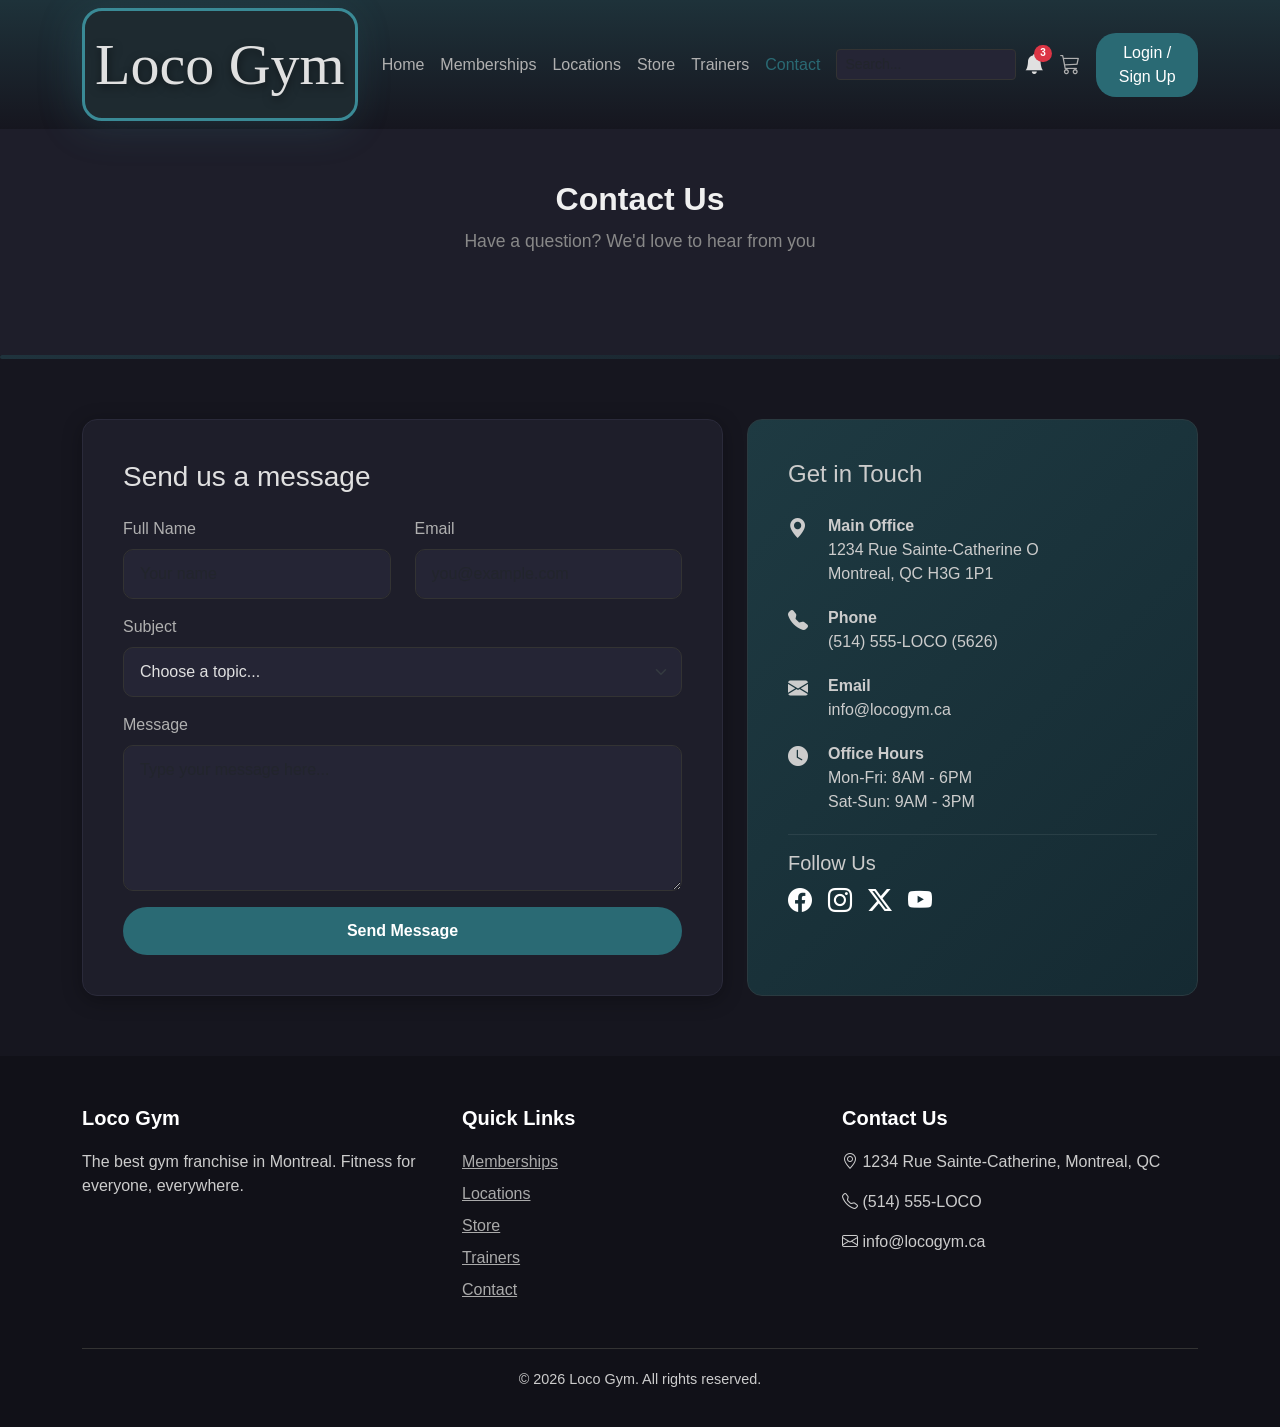
<file: contact.html>
<!DOCTYPE html>
<html lang="en">

<head>
    <meta charset="UTF-8">
    <meta name="viewport" content="width=device-width, initial-scale=1.0">
    <title>Loco Gym | Contact</title>
    <link rel="stylesheet" href="https://cdn.jsdelivr.net/npm/bootstrap@5.3.3/dist/css/bootstrap.min.css">
    <link rel="stylesheet" href="https://cdn.jsdelivr.net/npm/bootstrap-icons@1.11.3/font/bootstrap-icons.min.css">
    <link rel="stylesheet" href="css/style.css">
</head>

<body>

    <!-- Navbar -->
    <nav class="navbar fixed-top nav-color navbar-expand-lg">
        <div class="container">
            <a class="navbar-brand logo" href="index.html">Loco Gym</a>
            <button class="navbar-toggler" type="button" data-bs-toggle="collapse" data-bs-target="#navbarNav">
                <span class="navbar-toggler-icon"></span>
            </button>
            <div class="collapse navbar-collapse" id="navbarNav">
                <ul class="navbar-nav ms-auto align-items-center">
                    <li class="nav-item"><a class="nav-link" href="index.html">Home</a></li>
                    <li class="nav-item"><a class="nav-link" href="memberships.html">Memberships</a></li>
                    <li class="nav-item"><a class="nav-link" href="locations.html">Locations</a></li>
                    <li class="nav-item"><a class="nav-link" href="store.html">Store</a></li>
                    <li class="nav-item"><a class="nav-link" href="trainers.html">Trainers</a></li>
                    <li class="nav-item"><a class="nav-link active" href="contact.html">Contact</a></li>
                    <!-- Search -->
                    <li class="nav-item ms-2">
                        <form class="d-flex" id="searchForm" role="search">
                            <input class="form-control form-control-sm search-input" type="search" id="searchInput" placeholder="Search..." autocomplete="off">
                        </form>
                        <div class="search-results-dropdown" id="searchResults"></div>
                    </li>
                    <!-- Notification Bell -->
                    <li class="nav-item ms-2">
                        <div class="notification-bell" id="notifBell">
                            <i class="bi bi-bell-fill"></i>
                            <span class="badge bg-danger rounded-pill" id="notifCount"></span>
                        </div>
                        <div class="notification-dropdown" id="notifDropdown"></div>
                    </li>
                    <!-- Cart -->
                    <li class="nav-item ms-2 position-relative">
                        <a class="nav-link" href="#" id="cartToggle" data-bs-toggle="offcanvas" data-bs-target="#cartOffcanvas">
                            <i class="bi bi-cart3" style="font-size: 20px;"></i>
                            <span class="badge bg-danger cart-badge" id="cartCount" style="display:none;">0</span>
                        </a>
                    </li>
                    <!-- Login -->
                    <li class="nav-item ms-2"><a class="btn btn-login" href="login.html">Login / Sign Up</a></li>
                </ul>
            </div>
        </div>
    </nav>

    <!-- Page Header -->
    <section class="section-light text-center">
        <div class="container">
            <h1 class="section-title">Contact Us</h1>
            <p class="section-subtitle">Have a question? We'd love to hear from you</p>
        </div>
    </section>

    <hr class="gradient-divider">

    <!-- Contact Form + Info -->
    <section class="contact-section">
        <div class="container">
            <div class="row g-4">

                <!-- Contact Form -->
                <div class="col-lg-7">
                    <div class="auth-container" style="max-width: 100%;">
                        <h3 class="mb-4">Send us a message</h3>
                        <form class="contact-form needs-validation" novalidate>
                            <div class="row">
                                <div class="col-md-6 mb-3">
                                    <label for="contactName" class="form-label">Full Name</label>
                                    <input type="text" class="form-control" id="contactName" placeholder="Your name" required>
                                    <div class="invalid-feedback">Please enter your name.</div>
                                </div>
                                <div class="col-md-6 mb-3">
                                    <label for="contactEmail" class="form-label">Email</label>
                                    <input type="email" class="form-control" id="contactEmail" placeholder="you@example.com" required>
                                    <div class="invalid-feedback">Please enter a valid email.</div>
                                </div>
                            </div>
                            <div class="mb-3">
                                <label for="contactSubject" class="form-label">Subject</label>
                                <select class="form-select" id="contactSubject" required>
                                    <option value="" selected disabled>Choose a topic...</option>
                                    <option value="membership">Membership Inquiry</option>
                                    <option value="trainer">Personal Trainer Request</option>
                                    <option value="location">Location Information</option>
                                    <option value="store">Store / Order Question</option>
                                    <option value="feedback">Feedback</option>
                                    <option value="other">Other</option>
                                </select>
                                <div class="invalid-feedback">Please select a subject.</div>
                            </div>
                            <div class="mb-3">
                                <label for="contactMessage" class="form-label">Message</label>
                                <textarea class="form-control" id="contactMessage" rows="5" placeholder="Type your message here..." required></textarea>
                                <div class="invalid-feedback">Please enter a message.</div>
                            </div>
                            <button type="submit" class="btn btn-membership w-100">Send Message</button>
                        </form>
                    </div>
                </div>

                <!-- Contact Info -->
                <div class="col-lg-5">
                    <div class="contact-info-card">
                        <h4>Get in Touch</h4>

                        <div class="info-item">
                            <span class="info-icon"><i class="bi bi-geo-alt-fill"></i></span>
                            <div>
                                <strong>Main Office</strong><br>
                                1234 Rue Sainte-Catherine O<br>
                                Montreal, QC H3G 1P1
                            </div>
                        </div>

                        <div class="info-item">
                            <span class="info-icon"><i class="bi bi-telephone-fill"></i></span>
                            <div>
                                <strong>Phone</strong><br>
                                (514) 555-LOCO (5626)
                            </div>
                        </div>

                        <div class="info-item">
                            <span class="info-icon"><i class="bi bi-envelope-fill"></i></span>
                            <div>
                                <strong>Email</strong><br>
                                info@locogym.ca
                            </div>
                        </div>

                        <div class="info-item">
                            <span class="info-icon"><i class="bi bi-clock-fill"></i></span>
                            <div>
                                <strong>Office Hours</strong><br>
                                Mon-Fri: 8AM - 6PM<br>
                                Sat-Sun: 9AM - 3PM
                            </div>
                        </div>

                        <hr style="border-color: rgba(255,255,255,0.3);">

                        <h5>Follow Us</h5>
                        <div class="d-flex gap-3 mt-2">
                            <a href="#" class="text-white fs-4"><i class="bi bi-facebook"></i></a>
                            <a href="#" class="text-white fs-4"><i class="bi bi-instagram"></i></a>
                            <a href="#" class="text-white fs-4"><i class="bi bi-twitter-x"></i></a>
                            <a href="#" class="text-white fs-4"><i class="bi bi-youtube"></i></a>
                        </div>
                    </div>
                </div>

            </div>
        </div>
    </section>

    <!-- Footer -->
    <footer class="footer">
        <div class="container">
            <div class="row">
                <div class="col-md-4">
                    <h5>Loco Gym</h5>
                    <p>The best gym franchise in Montreal. Fitness for everyone, everywhere.</p>
                </div>
                <div class="col-md-4">
                    <h5>Quick Links</h5>
                    <ul>
                        <li><a href="memberships.html">Memberships</a></li>
                        <li><a href="locations.html">Locations</a></li>
                        <li><a href="store.html">Store</a></li>
                        <li><a href="trainers.html">Trainers</a></li>
                        <li><a href="contact.html">Contact</a></li>
                    </ul>
                </div>
                <div class="col-md-4">
                    <h5>Contact Us</h5>
                    <p><i class="bi bi-geo-alt"></i> 1234 Rue Sainte-Catherine, Montreal, QC</p>
                    <p><i class="bi bi-telephone"></i> (514) 555-LOCO</p>
                    <p><i class="bi bi-envelope"></i> info@locogym.ca</p>
                </div>
            </div>
            <div class="footer-bottom">
                <p>&copy; 2026 Loco Gym. All rights reserved.</p>
            </div>
        </div>
    </footer>

    <!-- Cart Offcanvas -->
    <div class="offcanvas offcanvas-end" tabindex="-1" id="cartOffcanvas">
        <div class="offcanvas-header">
            <h5 class="offcanvas-title"><i class="bi bi-cart3 me-2"></i>Your Cart</h5>
            <button type="button" class="btn-close btn-close-white" data-bs-dismiss="offcanvas"></button>
        </div>
        <div class="offcanvas-body" id="cartBody"></div>
        <div class="offcanvas-footer p-3 border-top border-secondary">
            <div class="d-flex justify-content-between mb-3">
                <strong>Total:</strong>
                <strong id="cartTotal">$0.00</strong>
            </div>
            <button class="btn btn-membership w-100" id="checkoutBtn" data-bs-toggle="modal" data-bs-target="#checkoutModal">Checkout</button>
        </div>
    </div>

    <!-- Checkout Modal -->
    <div class="modal fade" id="checkoutModal" tabindex="-1">
        <div class="modal-dialog">
            <div class="modal-content">
                <div class="modal-header">
                    <h5 class="modal-title"><i class="bi bi-credit-card me-2"></i>Checkout</h5>
                    <button type="button" class="btn-close btn-close-white" data-bs-dismiss="modal"></button>
                </div>
                <div class="modal-body">
                    <p>Order Total: <strong id="checkoutTotal">$0.00</strong></p>
                    <form id="checkoutForm" novalidate>
                        <div class="mb-3">
                            <label class="form-label">Cardholder Name</label>
                            <input type="text" class="form-control" id="cardholder-input" required>
                        </div>
                        <div class="mb-3">
                            <label class="form-label">Card Number</label>
                            <input type="text" class="form-control" placeholder="1234 5678 9012 3456" maxlength="19" id="cardnumber-input" required>
                        </div>
                        <div class="row">
                            <div class="col-6 mb-3">
                                <label class="form-label">Expiry</label>
                                <input type="text" class="form-control" placeholder="MM/YY" maxlength="5" id="expiry-input" required>
                            </div>
                            <div class="col-6 mb-3">
                                <label class="form-label">CVV</label>
                                <input type="text" class="form-control" placeholder="123" maxlength="3" id="cvv-input" required>
                            </div>
                        </div>
                    </form>
                </div>
                <div class="modal-footer">
                    <button type="button" class="btn btn-secondary" data-bs-dismiss="modal">Cancel</button>
                    <button type="button" class="btn btn-membership" id="confirmOrderBtn">Confirm Order</button>
                </div>
            </div>
        </div>
    </div>

    <script src="https://cdn.jsdelivr.net/npm/bootstrap@5.3.3/dist/js/bootstrap.bundle.min.js"></script>
    <script src="js/data.js"></script>
    <script src="js/auth.js"></script>
    <script src="js/cart.js"></script>
    <script src="js/search.js"></script>
    <script src="js/app.js"></script>
</body>

</html>
</file>
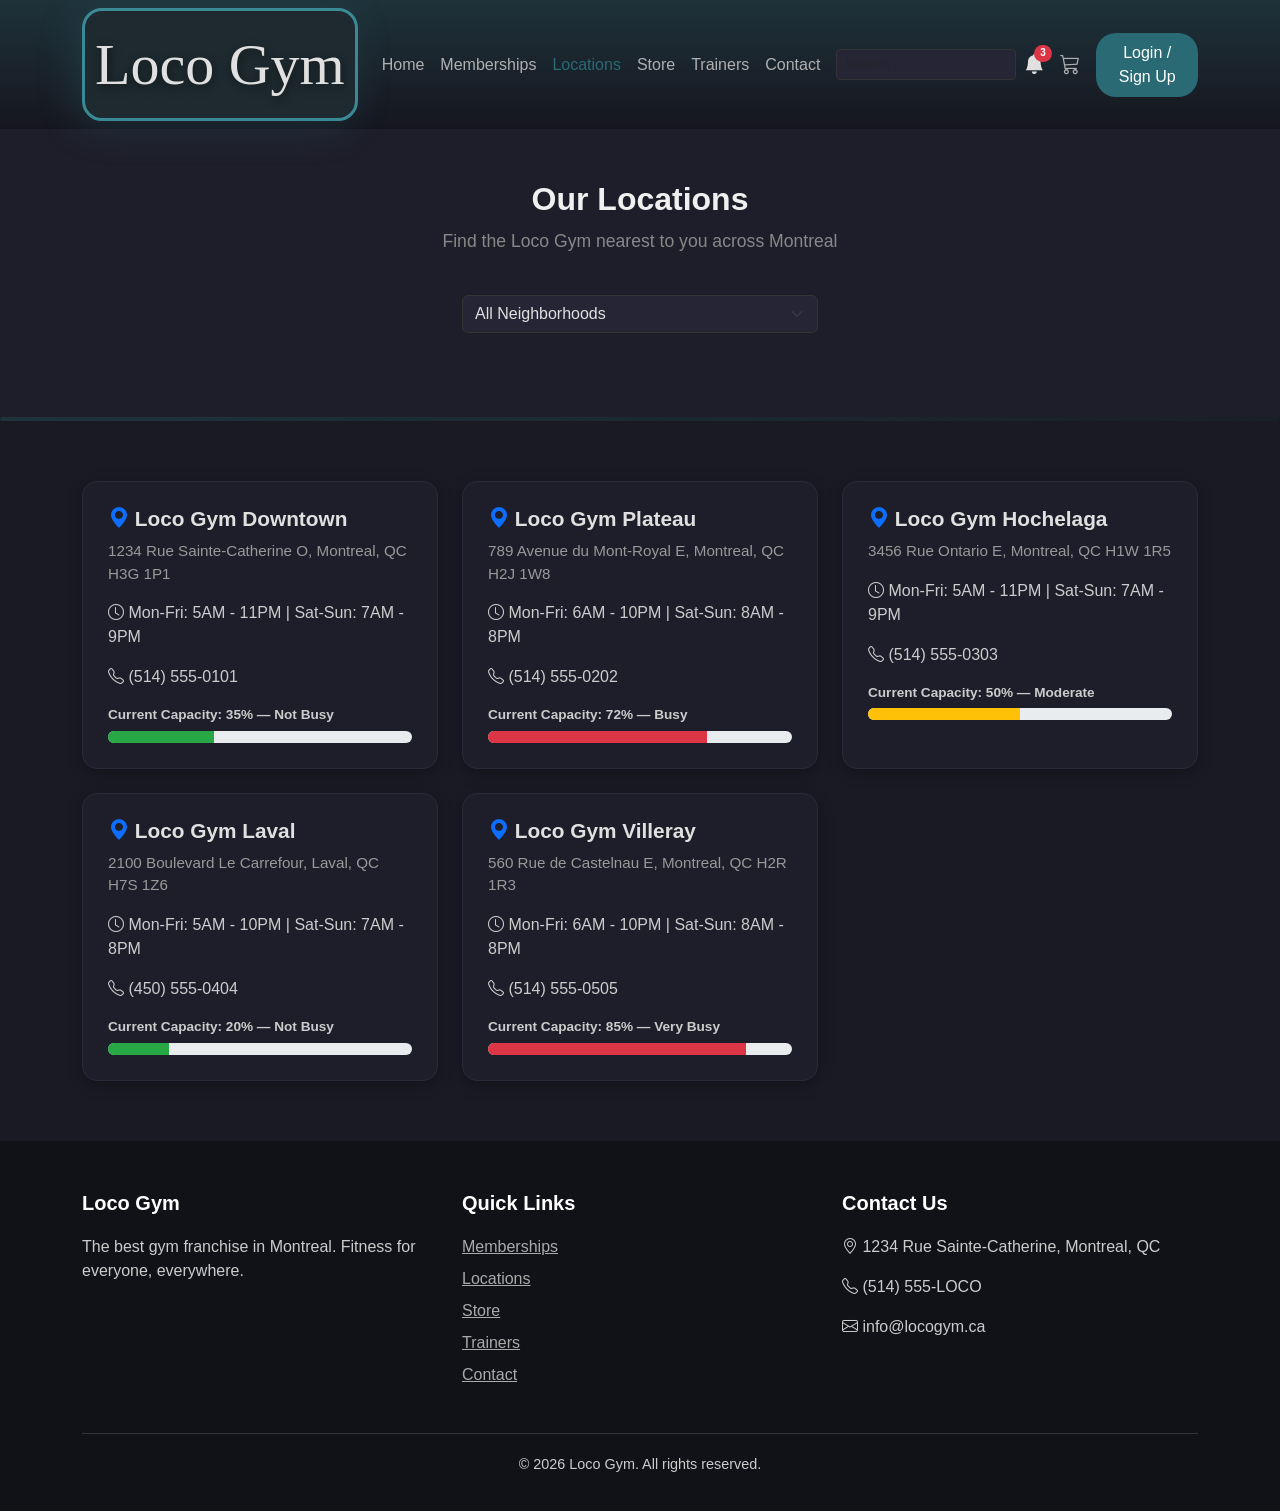
<file: locations.html>
<!DOCTYPE html>
<html lang="en">

<head>
    <meta charset="UTF-8">
    <meta name="viewport" content="width=device-width, initial-scale=1.0">
    <title>Loco Gym | Locations</title>
    <link rel="stylesheet" href="https://cdn.jsdelivr.net/npm/bootstrap@5.3.3/dist/css/bootstrap.min.css">
    <link rel="stylesheet" href="https://cdn.jsdelivr.net/npm/bootstrap-icons@1.11.3/font/bootstrap-icons.min.css">
    <link rel="stylesheet" href="css/style.css">
</head>

<body>

    <!-- Navbar -->
    <nav class="navbar fixed-top nav-color navbar-expand-lg">
        <div class="container">
            <a class="navbar-brand logo" href="index.html">Loco Gym</a>
            <button class="navbar-toggler" type="button" data-bs-toggle="collapse" data-bs-target="#navbarNav">
                <span class="navbar-toggler-icon"></span>
            </button>
            <div class="collapse navbar-collapse" id="navbarNav">
                <ul class="navbar-nav ms-auto align-items-center">
                    <li class="nav-item"><a class="nav-link" href="index.html">Home</a></li>
                    <li class="nav-item"><a class="nav-link" href="memberships.html">Memberships</a></li>
                    <li class="nav-item"><a class="nav-link active" href="locations.html">Locations</a></li>
                    <li class="nav-item"><a class="nav-link" href="store.html">Store</a></li>
                    <li class="nav-item"><a class="nav-link" href="trainers.html">Trainers</a></li>
                    <li class="nav-item"><a class="nav-link" href="contact.html">Contact</a></li>
                    <!-- Search -->
                    <li class="nav-item ms-2">
                        <form class="d-flex" id="searchForm" role="search">
                            <input class="form-control form-control-sm search-input" type="search" id="searchInput" placeholder="Search..." autocomplete="off">
                        </form>
                        <div class="search-results-dropdown" id="searchResults"></div>
                    </li>
                    <!-- Notification Bell -->
                    <li class="nav-item ms-2">
                        <div class="notification-bell" id="notifBell">
                            <i class="bi bi-bell-fill"></i>
                            <span class="badge bg-danger rounded-pill" id="notifCount"></span>
                        </div>
                        <div class="notification-dropdown" id="notifDropdown"></div>
                    </li>
                    <!-- Cart -->
                    <li class="nav-item ms-2 position-relative">
                        <a class="nav-link" href="#" id="cartToggle" data-bs-toggle="offcanvas" data-bs-target="#cartOffcanvas">
                            <i class="bi bi-cart3" style="font-size: 20px;"></i>
                            <span class="badge bg-danger cart-badge" id="cartCount" style="display:none;">0</span>
                        </a>
                    </li>
                    <!-- Login -->
                    <li class="nav-item ms-2"><a class="btn btn-login" href="login.html">Login / Sign Up</a></li>
                </ul>
            </div>
        </div>
    </nav>

    <!-- Page Header -->
    <section class="section-light text-center">
        <div class="container">
            <h1 class="section-title">Our Locations</h1>
            <p class="section-subtitle">Find the Loco Gym nearest to you across Montreal</p>

            <!-- Location Filter -->
            <div class="row justify-content-center mb-4">
                <div class="col-md-4">
                    <select class="form-select" id="locationFilter">
                        <option value="all">All Neighborhoods</option>
                        <option value="downtown">Downtown</option>
                        <option value="plateau">Plateau Mont-Royal</option>
                        <option value="hochelaga">Hochelaga-Maisonneuve</option>
                        <option value="laval">Laval</option>
                        <option value="villeray">Villeray</option>
                    </select>
                </div>
            </div>
        </div>
    </section>

    <hr class="gradient-divider">

    <!-- Locations Grid -->
    <section class="section-white">
        <div class="container">
            <div class="row g-4">

                <!-- Downtown -->
                <div class="col-lg-4 col-md-6 location-item" data-area="downtown">
                    <div class="card location-card">
                        <div class="card-body">
                            <h5 class="location-name"><i class="bi bi-geo-alt-fill text-primary"></i> Loco Gym Downtown</h5>
                            <p class="location-address">1234 Rue Sainte-Catherine O, Montreal, QC H3G 1P1</p>
                            <p><i class="bi bi-clock"></i> Mon-Fri: 5AM - 11PM | Sat-Sun: 7AM - 9PM</p>
                            <p><i class="bi bi-telephone"></i> (514) 555-0101</p>
                            <div class="busy-meter">
                                <div class="label">Current Capacity: <strong>35%</strong> — Not Busy</div>
                                <div class="progress">
                                    <div class="progress-bar busy-meter-bar" data-busy="35"></div>
                                </div>
                            </div>
                        </div>
                    </div>
                </div>

                <!-- Plateau -->
                <div class="col-lg-4 col-md-6 location-item" data-area="plateau">
                    <div class="card location-card">
                        <div class="card-body">
                            <h5 class="location-name"><i class="bi bi-geo-alt-fill text-primary"></i> Loco Gym Plateau</h5>
                            <p class="location-address">789 Avenue du Mont-Royal E, Montreal, QC H2J 1W8</p>
                            <p><i class="bi bi-clock"></i> Mon-Fri: 6AM - 10PM | Sat-Sun: 8AM - 8PM</p>
                            <p><i class="bi bi-telephone"></i> (514) 555-0202</p>
                            <div class="busy-meter">
                                <div class="label">Current Capacity: <strong>72%</strong> — Busy</div>
                                <div class="progress">
                                    <div class="progress-bar busy-meter-bar" data-busy="72"></div>
                                </div>
                            </div>
                        </div>
                    </div>
                </div>

                <!-- Hochelaga -->
                <div class="col-lg-4 col-md-6 location-item" data-area="hochelaga">
                    <div class="card location-card">
                        <div class="card-body">
                            <h5 class="location-name"><i class="bi bi-geo-alt-fill text-primary"></i> Loco Gym Hochelaga</h5>
                            <p class="location-address">3456 Rue Ontario E, Montreal, QC H1W 1R5</p>
                            <p><i class="bi bi-clock"></i> Mon-Fri: 5AM - 11PM | Sat-Sun: 7AM - 9PM</p>
                            <p><i class="bi bi-telephone"></i> (514) 555-0303</p>
                            <div class="busy-meter">
                                <div class="label">Current Capacity: <strong>50%</strong> — Moderate</div>
                                <div class="progress">
                                    <div class="progress-bar busy-meter-bar" data-busy="50"></div>
                                </div>
                            </div>
                        </div>
                    </div>
                </div>

                <!-- Laval -->
                <div class="col-lg-4 col-md-6 location-item" data-area="laval">
                    <div class="card location-card">
                        <div class="card-body">
                            <h5 class="location-name"><i class="bi bi-geo-alt-fill text-primary"></i> Loco Gym Laval</h5>
                            <p class="location-address">2100 Boulevard Le Carrefour, Laval, QC H7S 1Z6</p>
                            <p><i class="bi bi-clock"></i> Mon-Fri: 5AM - 10PM | Sat-Sun: 7AM - 8PM</p>
                            <p><i class="bi bi-telephone"></i> (450) 555-0404</p>
                            <div class="busy-meter">
                                <div class="label">Current Capacity: <strong>20%</strong> — Not Busy</div>
                                <div class="progress">
                                    <div class="progress-bar busy-meter-bar" data-busy="20"></div>
                                </div>
                            </div>
                        </div>
                    </div>
                </div>

                <!-- Villeray -->
                <div class="col-lg-4 col-md-6 location-item" data-area="villeray">
                    <div class="card location-card">
                        <div class="card-body">
                            <h5 class="location-name"><i class="bi bi-geo-alt-fill text-primary"></i> Loco Gym Villeray</h5>
                            <p class="location-address">560 Rue de Castelnau E, Montreal, QC H2R 1R3</p>
                            <p><i class="bi bi-clock"></i> Mon-Fri: 6AM - 10PM | Sat-Sun: 8AM - 8PM</p>
                            <p><i class="bi bi-telephone"></i> (514) 555-0505</p>
                            <div class="busy-meter">
                                <div class="label">Current Capacity: <strong>85%</strong> — Very Busy</div>
                                <div class="progress">
                                    <div class="progress-bar busy-meter-bar" data-busy="85"></div>
                                </div>
                            </div>
                        </div>
                    </div>
                </div>

            </div>
        </div>
    </section>

    <!-- Footer -->
    <footer class="footer">
        <div class="container">
            <div class="row">
                <div class="col-md-4">
                    <h5>Loco Gym</h5>
                    <p>The best gym franchise in Montreal. Fitness for everyone, everywhere.</p>
                </div>
                <div class="col-md-4">
                    <h5>Quick Links</h5>
                    <ul>
                        <li><a href="memberships.html">Memberships</a></li>
                        <li><a href="locations.html">Locations</a></li>
                        <li><a href="store.html">Store</a></li>
                        <li><a href="trainers.html">Trainers</a></li>
                        <li><a href="contact.html">Contact</a></li>
                    </ul>
                </div>
                <div class="col-md-4">
                    <h5>Contact Us</h5>
                    <p><i class="bi bi-geo-alt"></i> 1234 Rue Sainte-Catherine, Montreal, QC</p>
                    <p><i class="bi bi-telephone"></i> (514) 555-LOCO</p>
                    <p><i class="bi bi-envelope"></i> info@locogym.ca</p>
                </div>
            </div>
            <div class="footer-bottom">
                <p>&copy; 2026 Loco Gym. All rights reserved.</p>
            </div>
        </div>
    </footer>

    <!-- Cart Offcanvas -->
    <div class="offcanvas offcanvas-end" tabindex="-1" id="cartOffcanvas">
        <div class="offcanvas-header">
            <h5 class="offcanvas-title"><i class="bi bi-cart3 me-2"></i>Your Cart</h5>
            <button type="button" class="btn-close btn-close-white" data-bs-dismiss="offcanvas"></button>
        </div>
        <div class="offcanvas-body" id="cartBody"></div>
        <div class="offcanvas-footer p-3 border-top border-secondary">
            <div class="d-flex justify-content-between mb-3">
                <strong>Total:</strong>
                <strong id="cartTotal">$0.00</strong>
            </div>
            <button class="btn btn-membership w-100" id="checkoutBtn" data-bs-toggle="modal" data-bs-target="#checkoutModal">Checkout</button>
        </div>
    </div>

    <!-- Checkout Modal -->
    <div class="modal fade" id="checkoutModal" tabindex="-1">
        <div class="modal-dialog">
            <div class="modal-content">
                <div class="modal-header">
                    <h5 class="modal-title"><i class="bi bi-credit-card me-2"></i>Checkout</h5>
                    <button type="button" class="btn-close btn-close-white" data-bs-dismiss="modal"></button>
                </div>
                <div class="modal-body">
                    <p>Order Total: <strong id="checkoutTotal">$0.00</strong></p>
                    <form id="checkoutForm" novalidate>
                        <div class="mb-3">
                            <label class="form-label">Cardholder Name</label>
                            <input type="text" class="form-control" id="cardholder-input" required>
                        </div>
                        <div class="mb-3">
                            <label class="form-label">Card Number</label>
                            <input type="text" class="form-control" placeholder="1234 5678 9012 3456" maxlength="19" id="cardnumber-input" required>
                        </div>
                        <div class="row">
                            <div class="col-6 mb-3">
                                <label class="form-label">Expiry</label>
                                <input type="text" class="form-control" placeholder="MM/YY" maxlength="5" id="expiry-input" required>
                            </div>
                            <div class="col-6 mb-3">
                                <label class="form-label">CVV</label>
                                <input type="text" class="form-control" placeholder="123" maxlength="3" id="cvv-input" required>
                            </div>
                        </div>
                    </form>
                </div>
                <div class="modal-footer">
                    <button type="button" class="btn btn-secondary" data-bs-dismiss="modal">Cancel</button>
                    <button type="button" class="btn btn-membership" id="confirmOrderBtn">Confirm Order</button>
                </div>
            </div>
        </div>
    </div>

    <script src="https://cdn.jsdelivr.net/npm/bootstrap@5.3.3/dist/js/bootstrap.bundle.min.js"></script>
    <script src="js/data.js"></script>
    <script src="js/auth.js"></script>
    <script src="js/cart.js"></script>
    <script src="js/search.js"></script>
    <script src="js/app.js"></script>
</body>

</html>
</file>
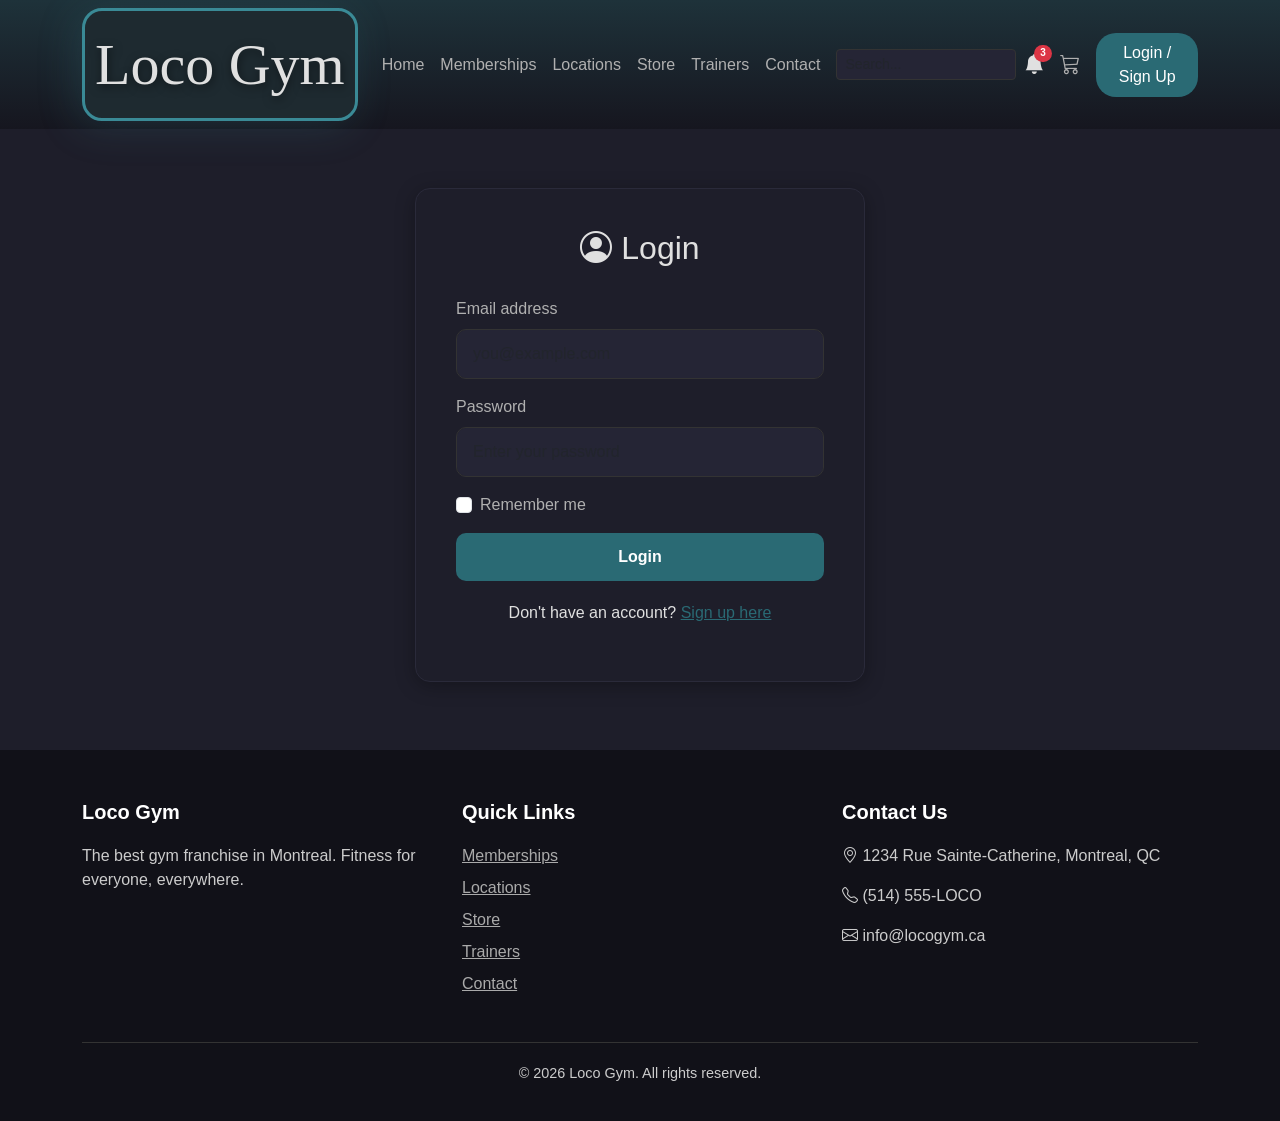
<file: login.html>
<!DOCTYPE html>
<html lang="en">

<head>
    <meta charset="UTF-8">
    <meta name="viewport" content="width=device-width, initial-scale=1.0">
    <title>Loco Gym | Login</title>
    <link rel="stylesheet" href="https://cdn.jsdelivr.net/npm/bootstrap@5.3.3/dist/css/bootstrap.min.css">
    <link rel="stylesheet" href="https://cdn.jsdelivr.net/npm/bootstrap-icons@1.11.3/font/bootstrap-icons.min.css">
    <link rel="stylesheet" href="css/style.css">
</head>

<body>

    <!-- Navbar -->
    <nav class="navbar fixed-top nav-color navbar-expand-lg">
        <div class="container">
            <a class="navbar-brand logo" href="index.html">Loco Gym</a>
            <button class="navbar-toggler" type="button" data-bs-toggle="collapse" data-bs-target="#navbarNav">
                <span class="navbar-toggler-icon"></span>
            </button>
            <div class="collapse navbar-collapse" id="navbarNav">
                <ul class="navbar-nav ms-auto align-items-center">
                    <li class="nav-item"><a class="nav-link" href="index.html">Home</a></li>
                    <li class="nav-item"><a class="nav-link" href="memberships.html">Memberships</a></li>
                    <li class="nav-item"><a class="nav-link" href="locations.html">Locations</a></li>
                    <li class="nav-item"><a class="nav-link" href="store.html">Store</a></li>
                    <li class="nav-item"><a class="nav-link" href="trainers.html">Trainers</a></li>
                    <li class="nav-item"><a class="nav-link" href="contact.html">Contact</a></li>
                    <!-- Search -->
                    <li class="nav-item ms-2">
                        <form class="d-flex" id="searchForm" role="search">
                            <input class="form-control form-control-sm search-input" type="search" id="searchInput" placeholder="Search..." autocomplete="off">
                        </form>
                        <div class="search-results-dropdown" id="searchResults"></div>
                    </li>
                    <!-- Notification Bell -->
                    <li class="nav-item ms-2">
                        <div class="notification-bell" id="notifBell">
                            <i class="bi bi-bell-fill"></i>
                            <span class="badge bg-danger rounded-pill" id="notifCount"></span>
                        </div>
                        <div class="notification-dropdown" id="notifDropdown"></div>
                    </li>
                    <!-- Cart -->
                    <li class="nav-item ms-2 position-relative">
                        <a class="nav-link" href="#" id="cartToggle" data-bs-toggle="offcanvas" data-bs-target="#cartOffcanvas">
                            <i class="bi bi-cart3" style="font-size: 20px;"></i>
                            <span class="badge bg-danger cart-badge" id="cartCount" style="display:none;">0</span>
                        </a>
                    </li>
                    <!-- Login -->
                    <li class="nav-item ms-2"><a class="btn btn-login active" href="login.html">Login / Sign Up</a></li>
                </ul>
            </div>
        </div>
    </nav>

    <!-- Login Form -->
    <section class="section-light" style="min-height: 70vh; display: flex; align-items: center;">
        <div class="container">
            <div class="auth-container">
                <h2><i class="bi bi-person-circle"></i> Login</h2>
                <form class="needs-validation" novalidate>
                    <div class="mb-3">
                        <label for="loginEmail" class="form-label">Email address</label>
                        <input type="email" class="form-control" id="loginEmail" placeholder="you@example.com" required>
                        <div class="invalid-feedback">Please enter a valid email address.</div>
                    </div>
                    <div class="mb-3">
                        <label for="loginPassword" class="form-label">Password</label>
                        <input type="password" class="form-control" id="loginPassword" placeholder="Enter your password" required minlength="6">
                        <div class="invalid-feedback">Password must be at least 6 characters.</div>
                    </div>
                    <div class="mb-3 form-check">
                        <input type="checkbox" class="form-check-input" id="rememberMe">
                        <label class="form-check-label" for="rememberMe">Remember me</label>
                    </div>
                    <button type="submit" class="btn btn-primary">Login</button>
                </form>
                <div class="auth-link">
                    <p>Don't have an account? <a href="register.html">Sign up here</a></p>
                </div>
            </div>
        </div>
    </section>

    <!-- Footer -->
    <footer class="footer">
        <div class="container">
            <div class="row">
                <div class="col-md-4">
                    <h5>Loco Gym</h5>
                    <p>The best gym franchise in Montreal. Fitness for everyone, everywhere.</p>
                </div>
                <div class="col-md-4">
                    <h5>Quick Links</h5>
                    <ul>
                        <li><a href="memberships.html">Memberships</a></li>
                        <li><a href="locations.html">Locations</a></li>
                        <li><a href="store.html">Store</a></li>
                        <li><a href="trainers.html">Trainers</a></li>
                        <li><a href="contact.html">Contact</a></li>
                    </ul>
                </div>
                <div class="col-md-4">
                    <h5>Contact Us</h5>
                    <p><i class="bi bi-geo-alt"></i> 1234 Rue Sainte-Catherine, Montreal, QC</p>
                    <p><i class="bi bi-telephone"></i> (514) 555-LOCO</p>
                    <p><i class="bi bi-envelope"></i> info@locogym.ca</p>
                </div>
            </div>
            <div class="footer-bottom">
                <p>&copy; 2026 Loco Gym. All rights reserved.</p>
            </div>
        </div>
    </footer>

    <!-- Cart Offcanvas -->
    <div class="offcanvas offcanvas-end" tabindex="-1" id="cartOffcanvas">
        <div class="offcanvas-header">
            <h5 class="offcanvas-title"><i class="bi bi-cart3 me-2"></i>Your Cart</h5>
            <button type="button" class="btn-close btn-close-white" data-bs-dismiss="offcanvas"></button>
        </div>
        <div class="offcanvas-body" id="cartBody"></div>
        <div class="offcanvas-footer p-3 border-top border-secondary">
            <div class="d-flex justify-content-between mb-3">
                <strong>Total:</strong>
                <strong id="cartTotal">$0.00</strong>
            </div>
            <button class="btn btn-membership w-100" id="checkoutBtn" data-bs-toggle="modal" data-bs-target="#checkoutModal">Checkout</button>
        </div>
    </div>

    <!-- Checkout Modal -->
    <div class="modal fade" id="checkoutModal" tabindex="-1">
        <div class="modal-dialog">
            <div class="modal-content">
                <div class="modal-header">
                    <h5 class="modal-title"><i class="bi bi-credit-card me-2"></i>Checkout</h5>
                    <button type="button" class="btn-close btn-close-white" data-bs-dismiss="modal"></button>
                </div>
                <div class="modal-body">
                    <p>Order Total: <strong id="checkoutTotal">$0.00</strong></p>
                    <form id="checkoutForm" novalidate>
                        <div class="mb-3">
                            <label class="form-label">Cardholder Name</label>
                            <input type="text" class="form-control" id="cardholder-input" required>
                        </div>
                        <div class="mb-3">
                            <label class="form-label">Card Number</label>
                            <input type="text" class="form-control" placeholder="1234 5678 9012 3456" maxlength="19" id="cardnumber-input" required>
                        </div>
                        <div class="row">
                            <div class="col-6 mb-3">
                                <label class="form-label">Expiry</label>
                                <input type="text" class="form-control" placeholder="MM/YY" maxlength="5" id="expiry-input" required>
                            </div>
                            <div class="col-6 mb-3">
                                <label class="form-label">CVV</label>
                                <input type="text" class="form-control" placeholder="123" maxlength="3" id="cvv-input" required>
                            </div>
                        </div>
                    </form>
                </div>
                <div class="modal-footer">
                    <button type="button" class="btn btn-secondary" data-bs-dismiss="modal">Cancel</button>
                    <button type="button" class="btn btn-membership" id="confirmOrderBtn">Confirm Order</button>
                </div>
            </div>
        </div>
    </div>

    <script src="https://cdn.jsdelivr.net/npm/bootstrap@5.3.3/dist/js/bootstrap.bundle.min.js"></script>
    <script src="js/data.js"></script>
    <script src="js/auth.js"></script>
    <script src="js/cart.js"></script>
    <script src="js/search.js"></script>
    <script src="js/app.js"></script>
</body>

</html>
</file>
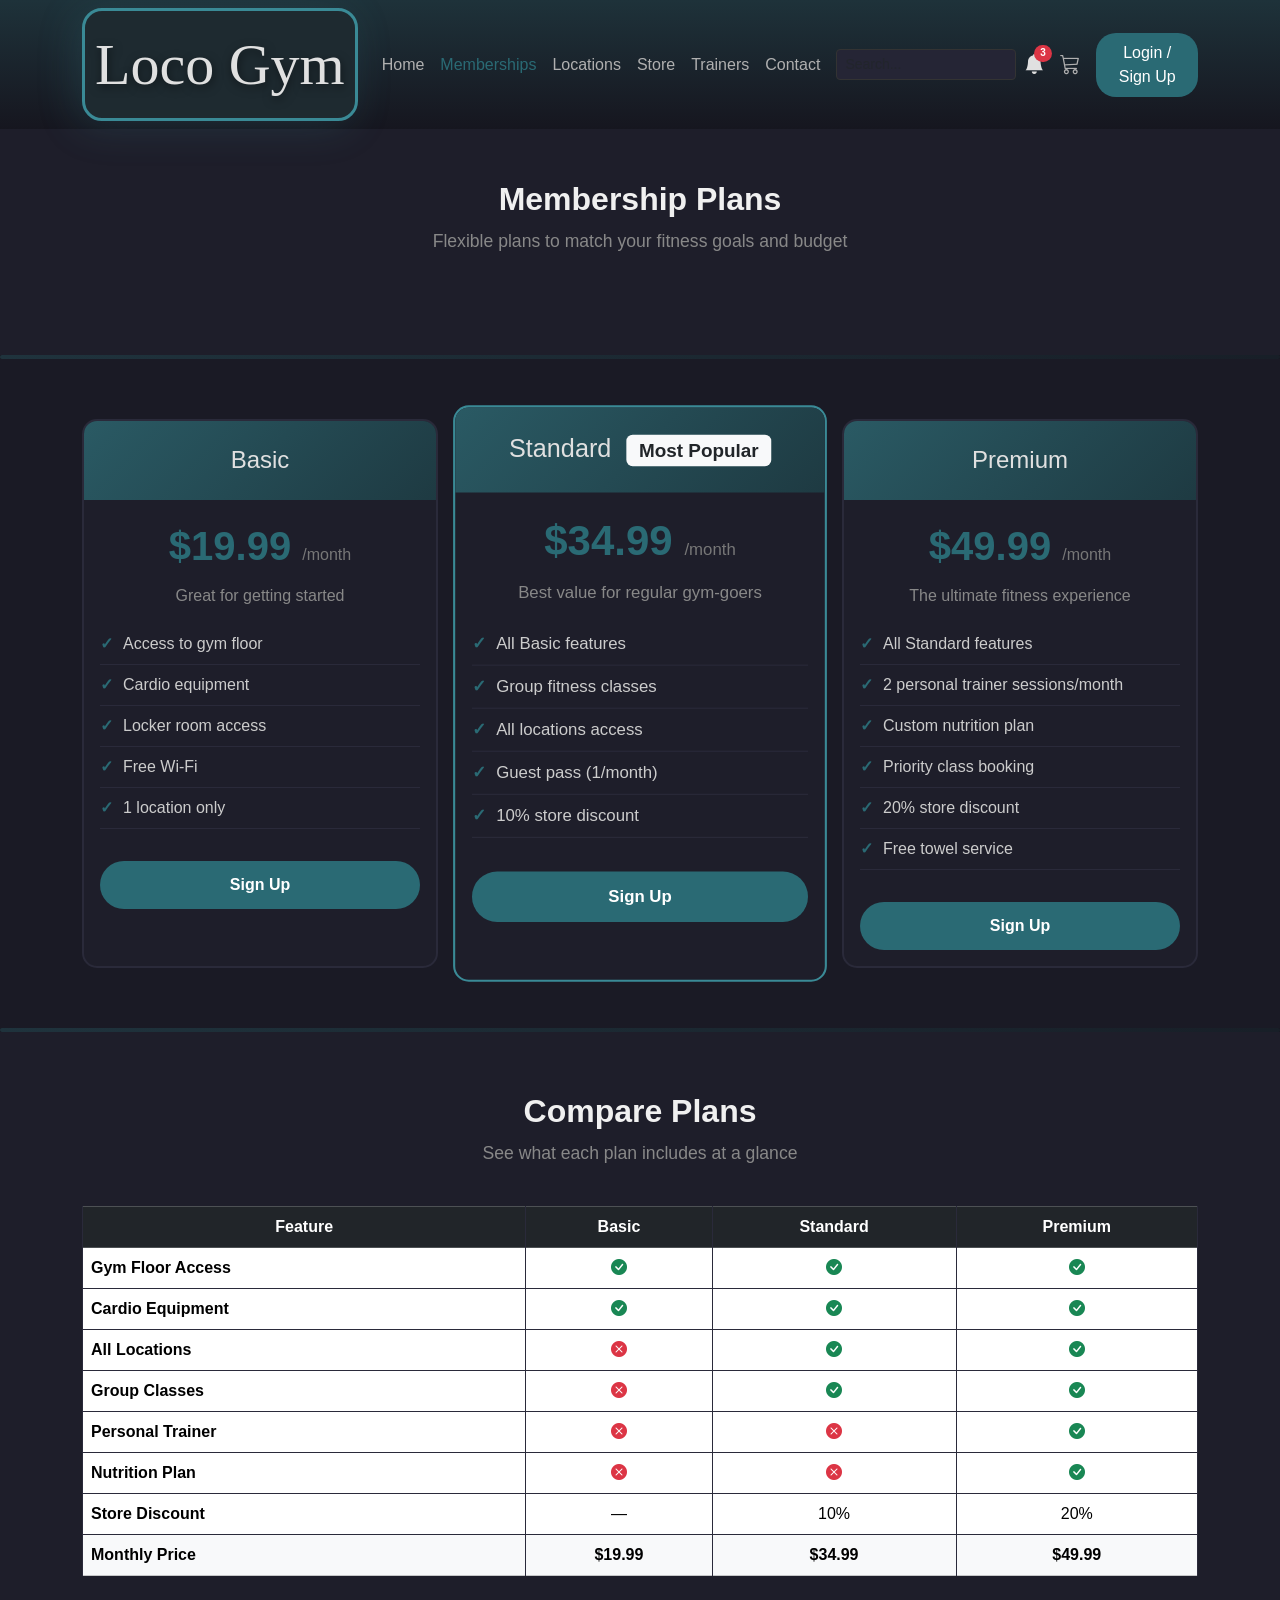
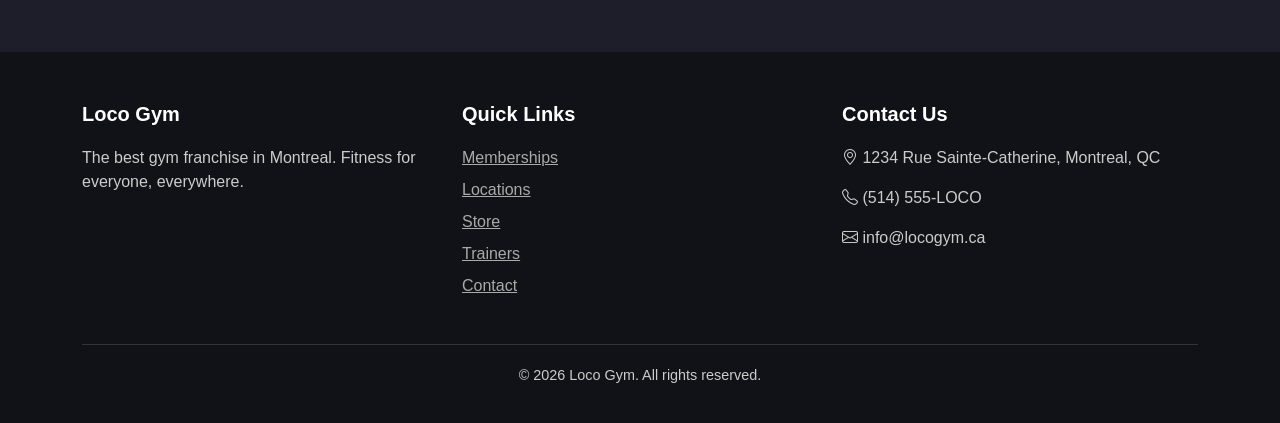
<file: memberships.html>
<!DOCTYPE html>
<html lang="en">

<head>
    <meta charset="UTF-8">
    <meta name="viewport" content="width=device-width, initial-scale=1.0">
    <title>Loco Gym | Memberships</title>
    <link rel="stylesheet" href="https://cdn.jsdelivr.net/npm/bootstrap@5.3.3/dist/css/bootstrap.min.css">
    <link rel="stylesheet" href="https://cdn.jsdelivr.net/npm/bootstrap-icons@1.11.3/font/bootstrap-icons.min.css">
    <link rel="stylesheet" href="css/style.css">
</head>

<body>

    <!-- Navbar -->
    <nav class="navbar fixed-top nav-color navbar-expand-lg">
        <div class="container">
            <a class="navbar-brand logo" href="index.html">Loco Gym</a>
            <button class="navbar-toggler" type="button" data-bs-toggle="collapse" data-bs-target="#navbarNav">
                <span class="navbar-toggler-icon"></span>
            </button>
            <div class="collapse navbar-collapse" id="navbarNav">
                <ul class="navbar-nav ms-auto align-items-center">
                    <li class="nav-item"><a class="nav-link" href="index.html">Home</a></li>
                    <li class="nav-item"><a class="nav-link active" href="memberships.html">Memberships</a></li>
                    <li class="nav-item"><a class="nav-link" href="locations.html">Locations</a></li>
                    <li class="nav-item"><a class="nav-link" href="store.html">Store</a></li>
                    <li class="nav-item"><a class="nav-link" href="trainers.html">Trainers</a></li>
                    <li class="nav-item"><a class="nav-link" href="contact.html">Contact</a></li>
                    <!-- Search -->
                    <li class="nav-item ms-2">
                        <form class="d-flex" id="searchForm" role="search">
                            <input class="form-control form-control-sm search-input" type="search" id="searchInput" placeholder="Search..." autocomplete="off">
                        </form>
                        <div class="search-results-dropdown" id="searchResults"></div>
                    </li>
                    <!-- Notification Bell -->
                    <li class="nav-item ms-2">
                        <div class="notification-bell" id="notifBell">
                            <i class="bi bi-bell-fill"></i>
                            <span class="badge bg-danger rounded-pill" id="notifCount"></span>
                        </div>
                        <div class="notification-dropdown" id="notifDropdown"></div>
                    </li>
                    <!-- Cart -->
                    <li class="nav-item ms-2 position-relative">
                        <a class="nav-link" href="#" id="cartToggle" data-bs-toggle="offcanvas" data-bs-target="#cartOffcanvas">
                            <i class="bi bi-cart3" style="font-size: 20px;"></i>
                            <span class="badge bg-danger cart-badge" id="cartCount" style="display:none;">0</span>
                        </a>
                    </li>
                    <!-- Login -->
                    <li class="nav-item ms-2"><a class="btn btn-login" href="login.html">Login / Sign Up</a></li>
                </ul>
            </div>
        </div>
    </nav>

    <!-- Page Header -->
    <section class="section-light text-center">
        <div class="container">
            <h1 class="section-title">Membership Plans</h1>
            <p class="section-subtitle">Flexible plans to match your fitness goals and budget</p>
        </div>
    </section>

    <hr class="gradient-divider">

    <!-- Pricing Cards -->
    <section class="section-white">
        <div class="container">
            <div class="row g-4 justify-content-center">

                <!-- Basic -->
                <div class="col-lg-4 col-md-6">
                    <div class="card membership-card">
                        <div class="card-header">
                            <h3>Basic</h3>
                        </div>
                        <div class="card-body text-center">
                            <div class="price">$19.99 <span>/month</span></div>
                            <p class="text-muted mt-2">Great for getting started</p>
                            <ul class="mt-3 text-start">
                                <li>Access to gym floor</li>
                                <li>Cardio equipment</li>
                                <li>Locker room access</li>
                                <li>Free Wi-Fi</li>
                                <li>1 location only</li>
                            </ul>
                            <a href="register.html?plan=basic" class="btn btn-membership mt-3 w-100">Sign Up</a>
                        </div>
                    </div>
                </div>

                <!-- Standard (Featured) -->
                <div class="col-lg-4 col-md-6">
                    <div class="card membership-card featured">
                        <div class="card-header">
                            <h3>Standard <span class="badge bg-light text-dark ms-2">Most Popular</span></h3>
                        </div>
                        <div class="card-body text-center">
                            <div class="price">$34.99 <span>/month</span></div>
                            <p class="text-muted mt-2">Best value for regular gym-goers</p>
                            <ul class="mt-3 text-start">
                                <li>All Basic features</li>
                                <li>Group fitness classes</li>
                                <li>All locations access</li>
                                <li>Guest pass (1/month)</li>
                                <li>10% store discount</li>
                            </ul>
                            <a href="register.html?plan=standard" class="btn btn-membership mt-3 w-100">Sign Up</a>
                        </div>
                    </div>
                </div>

                <!-- Premium -->
                <div class="col-lg-4 col-md-6">
                    <div class="card membership-card">
                        <div class="card-header">
                            <h3>Premium</h3>
                        </div>
                        <div class="card-body text-center">
                            <div class="price">$49.99 <span>/month</span></div>
                            <p class="text-muted mt-2">The ultimate fitness experience</p>
                            <ul class="mt-3 text-start">
                                <li>All Standard features</li>
                                <li>2 personal trainer sessions/month</li>
                                <li>Custom nutrition plan</li>
                                <li>Priority class booking</li>
                                <li>20% store discount</li>
                                <li>Free towel service</li>
                            </ul>
                            <a href="register.html?plan=premium" class="btn btn-membership mt-3 w-100">Sign Up</a>
                        </div>
                    </div>
                </div>
            </div>
        </div>
    </section>

    <hr class="gradient-divider">

    <!-- Comparison Table -->
    <section class="section-light">
        <div class="container">
            <h2 class="section-title text-center">Compare Plans</h2>
            <p class="section-subtitle text-center">See what each plan includes at a glance</p>
            <div class="table-responsive">
                <table class="table table-bordered text-center align-middle">
                    <thead class="table-dark">
                        <tr>
                            <th>Feature</th>
                            <th>Basic</th>
                            <th>Standard</th>
                            <th>Premium</th>
                        </tr>
                    </thead>
                    <tbody>
                        <tr>
                            <td class="text-start fw-bold">Gym Floor Access</td>
                            <td><i class="bi bi-check-circle-fill text-success"></i></td>
                            <td><i class="bi bi-check-circle-fill text-success"></i></td>
                            <td><i class="bi bi-check-circle-fill text-success"></i></td>
                        </tr>
                        <tr>
                            <td class="text-start fw-bold">Cardio Equipment</td>
                            <td><i class="bi bi-check-circle-fill text-success"></i></td>
                            <td><i class="bi bi-check-circle-fill text-success"></i></td>
                            <td><i class="bi bi-check-circle-fill text-success"></i></td>
                        </tr>
                        <tr>
                            <td class="text-start fw-bold">All Locations</td>
                            <td><i class="bi bi-x-circle-fill text-danger"></i></td>
                            <td><i class="bi bi-check-circle-fill text-success"></i></td>
                            <td><i class="bi bi-check-circle-fill text-success"></i></td>
                        </tr>
                        <tr>
                            <td class="text-start fw-bold">Group Classes</td>
                            <td><i class="bi bi-x-circle-fill text-danger"></i></td>
                            <td><i class="bi bi-check-circle-fill text-success"></i></td>
                            <td><i class="bi bi-check-circle-fill text-success"></i></td>
                        </tr>
                        <tr>
                            <td class="text-start fw-bold">Personal Trainer</td>
                            <td><i class="bi bi-x-circle-fill text-danger"></i></td>
                            <td><i class="bi bi-x-circle-fill text-danger"></i></td>
                            <td><i class="bi bi-check-circle-fill text-success"></i></td>
                        </tr>
                        <tr>
                            <td class="text-start fw-bold">Nutrition Plan</td>
                            <td><i class="bi bi-x-circle-fill text-danger"></i></td>
                            <td><i class="bi bi-x-circle-fill text-danger"></i></td>
                            <td><i class="bi bi-check-circle-fill text-success"></i></td>
                        </tr>
                        <tr>
                            <td class="text-start fw-bold">Store Discount</td>
                            <td>—</td>
                            <td>10%</td>
                            <td>20%</td>
                        </tr>
                        <tr class="table-light fw-bold">
                            <td class="text-start">Monthly Price</td>
                            <td>$19.99</td>
                            <td>$34.99</td>
                            <td>$49.99</td>
                        </tr>
                    </tbody>
                </table>
            </div>
        </div>
    </section>

    <!-- Footer -->
    <footer class="footer">
        <div class="container">
            <div class="row">
                <div class="col-md-4">
                    <h5>Loco Gym</h5>
                    <p>The best gym franchise in Montreal. Fitness for everyone, everywhere.</p>
                </div>
                <div class="col-md-4">
                    <h5>Quick Links</h5>
                    <ul>
                        <li><a href="memberships.html">Memberships</a></li>
                        <li><a href="locations.html">Locations</a></li>
                        <li><a href="store.html">Store</a></li>
                        <li><a href="trainers.html">Trainers</a></li>
                        <li><a href="contact.html">Contact</a></li>
                    </ul>
                </div>
                <div class="col-md-4">
                    <h5>Contact Us</h5>
                    <p><i class="bi bi-geo-alt"></i> 1234 Rue Sainte-Catherine, Montreal, QC</p>
                    <p><i class="bi bi-telephone"></i> (514) 555-LOCO</p>
                    <p><i class="bi bi-envelope"></i> info@locogym.ca</p>
                </div>
            </div>
            <div class="footer-bottom">
                <p>&copy; 2026 Loco Gym. All rights reserved.</p>
            </div>
        </div>
    </footer>

    <!-- Cart Offcanvas -->
    <div class="offcanvas offcanvas-end" tabindex="-1" id="cartOffcanvas">
        <div class="offcanvas-header">
            <h5 class="offcanvas-title"><i class="bi bi-cart3 me-2"></i>Your Cart</h5>
            <button type="button" class="btn-close btn-close-white" data-bs-dismiss="offcanvas"></button>
        </div>
        <div class="offcanvas-body" id="cartBody"></div>
        <div class="offcanvas-footer p-3 border-top border-secondary">
            <div class="d-flex justify-content-between mb-3">
                <strong>Total:</strong>
                <strong id="cartTotal">$0.00</strong>
            </div>
            <button class="btn btn-membership w-100" id="checkoutBtn" data-bs-toggle="modal" data-bs-target="#checkoutModal">Checkout</button>
        </div>
    </div>

    <!-- Checkout Modal -->
    <div class="modal fade" id="checkoutModal" tabindex="-1">
        <div class="modal-dialog">
            <div class="modal-content">
                <div class="modal-header">
                    <h5 class="modal-title"><i class="bi bi-credit-card me-2"></i>Checkout</h5>
                    <button type="button" class="btn-close btn-close-white" data-bs-dismiss="modal"></button>
                </div>
                <div class="modal-body">
                    <p>Order Total: <strong id="checkoutTotal">$0.00</strong></p>
                    <form id="checkoutForm" novalidate>
                        <div class="mb-3">
                            <label class="form-label">Cardholder Name</label>
                            <input type="text" class="form-control" id="cardholder-input" required>
                        </div>
                        <div class="mb-3">
                            <label class="form-label">Card Number</label>
                            <input type="text" class="form-control" placeholder="1234 5678 9012 3456" maxlength="19" id="cardnumber-input" required>
                        </div>
                        <div class="row">
                            <div class="col-6 mb-3">
                                <label class="form-label">Expiry</label>
                                <input type="text" class="form-control" placeholder="MM/YY" maxlength="5" id="expiry-input" required>
                            </div>
                            <div class="col-6 mb-3">
                                <label class="form-label">CVV</label>
                                <input type="text" class="form-control" placeholder="123" maxlength="3" id="cvv-input" required>
                            </div>
                        </div>
                    </form>
                </div>
                <div class="modal-footer">
                    <button type="button" class="btn btn-secondary" data-bs-dismiss="modal">Cancel</button>
                    <button type="button" class="btn btn-membership" id="confirmOrderBtn">Confirm Order</button>
                </div>
            </div>
        </div>
    </div>

    <script src="https://cdn.jsdelivr.net/npm/bootstrap@5.3.3/dist/js/bootstrap.bundle.min.js"></script>
    <script src="js/data.js"></script>
    <script src="js/auth.js"></script>
    <script src="js/cart.js"></script>
    <script src="js/search.js"></script>
    <script src="js/app.js"></script>
</body>

</html>
</file>
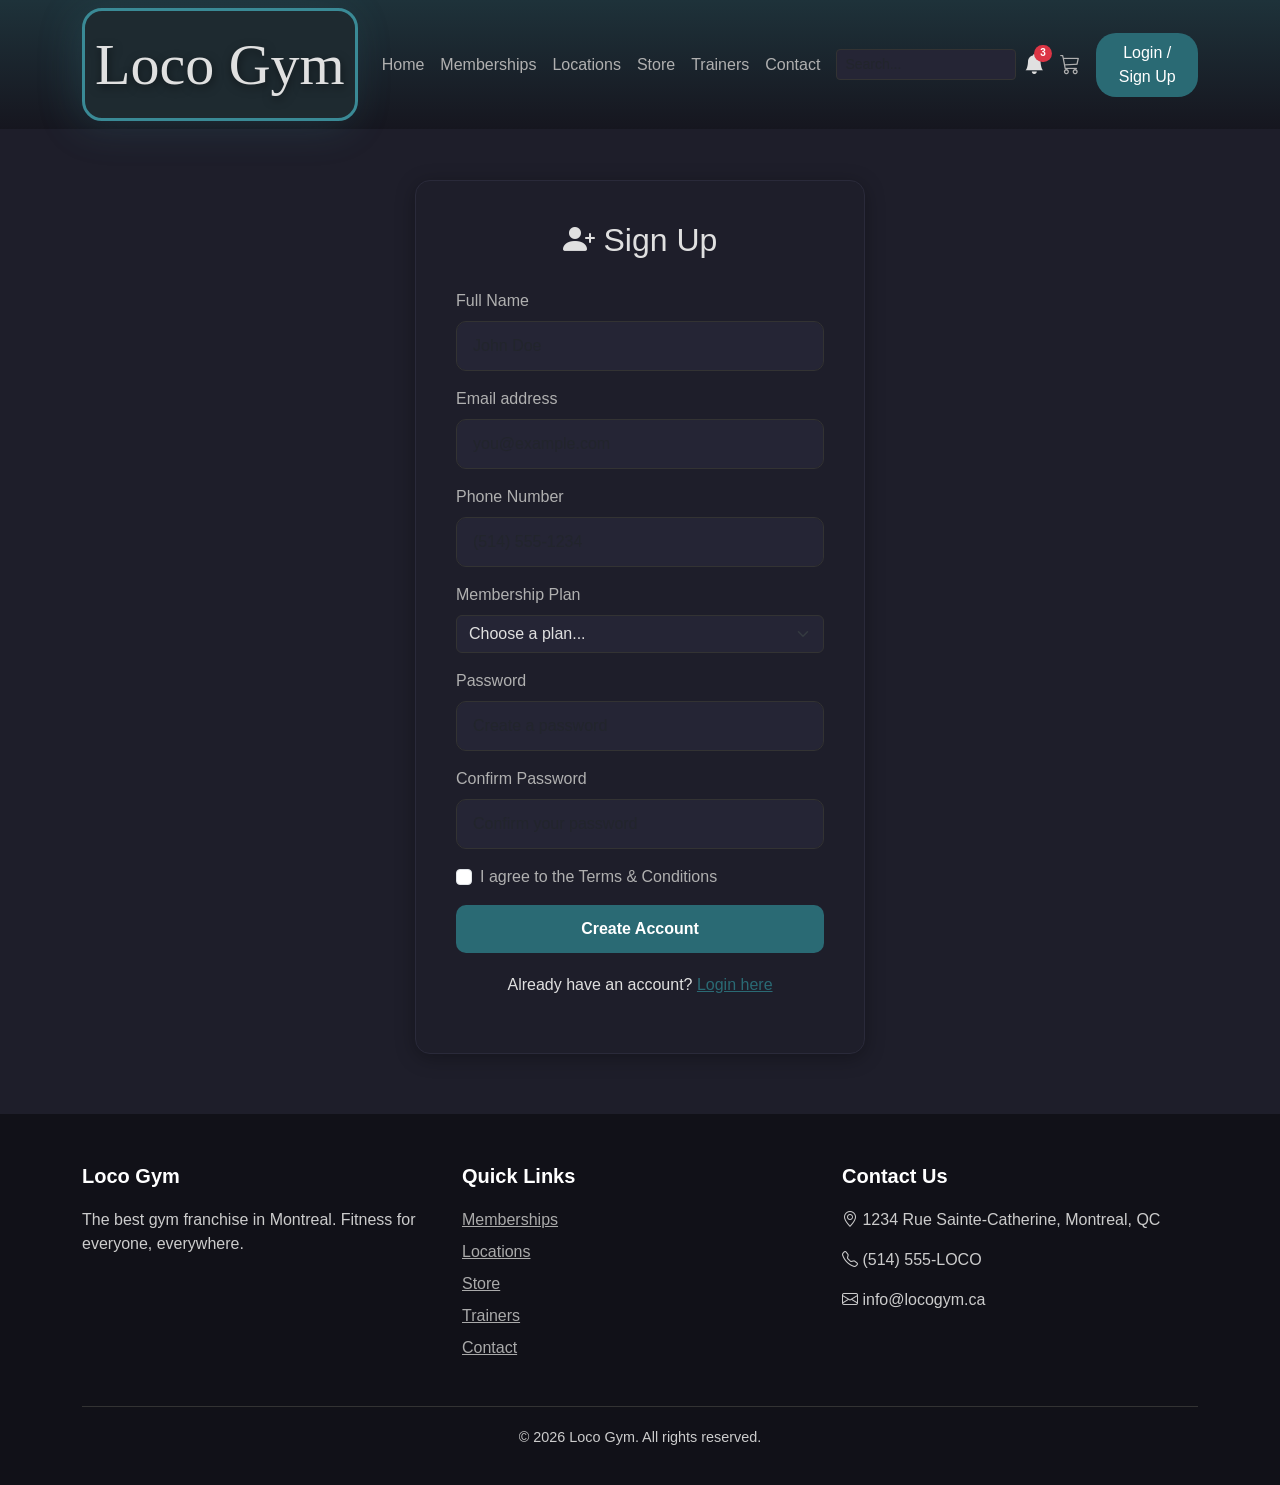
<file: register.html>
<!DOCTYPE html>
<html lang="en">

<head>
    <meta charset="UTF-8">
    <meta name="viewport" content="width=device-width, initial-scale=1.0">
    <title>Loco Gym | Sign Up</title>
    <link rel="stylesheet" href="https://cdn.jsdelivr.net/npm/bootstrap@5.3.3/dist/css/bootstrap.min.css">
    <link rel="stylesheet" href="https://cdn.jsdelivr.net/npm/bootstrap-icons@1.11.3/font/bootstrap-icons.min.css">
    <link rel="stylesheet" href="css/style.css">
</head>

<body>

    <!-- Navbar -->
    <nav class="navbar fixed-top nav-color navbar-expand-lg">
        <div class="container">
            <a class="navbar-brand logo" href="index.html">Loco Gym</a>
            <button class="navbar-toggler" type="button" data-bs-toggle="collapse" data-bs-target="#navbarNav">
                <span class="navbar-toggler-icon"></span>
            </button>
            <div class="collapse navbar-collapse" id="navbarNav">
                <ul class="navbar-nav ms-auto align-items-center">
                    <li class="nav-item"><a class="nav-link" href="index.html">Home</a></li>
                    <li class="nav-item"><a class="nav-link" href="memberships.html">Memberships</a></li>
                    <li class="nav-item"><a class="nav-link" href="locations.html">Locations</a></li>
                    <li class="nav-item"><a class="nav-link" href="store.html">Store</a></li>
                    <li class="nav-item"><a class="nav-link" href="trainers.html">Trainers</a></li>
                    <li class="nav-item"><a class="nav-link" href="contact.html">Contact</a></li>
                    <!-- Search -->
                    <li class="nav-item ms-2">
                        <form class="d-flex" id="searchForm" role="search">
                            <input class="form-control form-control-sm search-input" type="search" id="searchInput" placeholder="Search..." autocomplete="off">
                        </form>
                        <div class="search-results-dropdown" id="searchResults"></div>
                    </li>
                    <!-- Notification Bell -->
                    <li class="nav-item ms-2">
                        <div class="notification-bell" id="notifBell">
                            <i class="bi bi-bell-fill"></i>
                            <span class="badge bg-danger rounded-pill" id="notifCount"></span>
                        </div>
                        <div class="notification-dropdown" id="notifDropdown"></div>
                    </li>
                    <!-- Cart -->
                    <li class="nav-item ms-2 position-relative">
                        <a class="nav-link" href="#" id="cartToggle" data-bs-toggle="offcanvas" data-bs-target="#cartOffcanvas">
                            <i class="bi bi-cart3" style="font-size: 20px;"></i>
                            <span class="badge bg-danger cart-badge" id="cartCount" style="display:none;">0</span>
                        </a>
                    </li>
                    <!-- Login -->
                    <li class="nav-item ms-2"><a class="btn btn-login active" href="login.html">Login / Sign Up</a></li>
                </ul>
            </div>
        </div>
    </nav>

    <!-- Registration Form -->
    <section class="section-light" style="min-height: 70vh; display: flex; align-items: center;">
        <div class="container">
            <div class="auth-container">
                <h2><i class="bi bi-person-plus-fill"></i> Sign Up</h2>
                <form class="needs-validation" novalidate>
                    <div class="mb-3">
                        <label for="regName" class="form-label">Full Name</label>
                        <input type="text" class="form-control" id="regName" placeholder="John Doe" required>
                        <div class="invalid-feedback">Please enter your name.</div>
                    </div>
                    <div class="mb-3">
                        <label for="regEmail" class="form-label">Email address</label>
                        <input type="email" class="form-control" id="regEmail" placeholder="you@example.com" required>
                        <div class="invalid-feedback">Please enter a valid email address.</div>
                    </div>
                    <div class="mb-3">
                        <label for="regPhone" class="form-label">Phone Number</label>
                        <input type="tel" class="form-control" id="regPhone" placeholder="(514) 555-1234">
                    </div>
                    <div class="mb-3">
                        <label for="regPlan" class="form-label">Membership Plan</label>
                        <select class="form-select" id="regPlan" required>
                            <option value="" selected disabled>Choose a plan...</option>
                            <option value="basic">Basic — $19.99/month</option>
                            <option value="standard">Standard — $34.99/month</option>
                            <option value="premium">Premium — $49.99/month</option>
                        </select>
                        <div class="invalid-feedback">Please select a membership plan.</div>
                    </div>
                    <div class="mb-3">
                        <label for="regPassword" class="form-label">Password</label>
                        <input type="password" class="form-control" id="regPassword" placeholder="Create a password" required minlength="6">
                        <div class="invalid-feedback">Password must be at least 6 characters.</div>
                    </div>
                    <div class="mb-3">
                        <label for="regConfirm" class="form-label">Confirm Password</label>
                        <input type="password" class="form-control" id="regConfirm" placeholder="Confirm your password" required minlength="6">
                        <div class="invalid-feedback">Please confirm your password.</div>
                    </div>
                    <div class="mb-3 form-check">
                        <input type="checkbox" class="form-check-input" id="agreeTerms" required>
                        <label class="form-check-label" for="agreeTerms">I agree to the Terms & Conditions</label>
                        <div class="invalid-feedback">You must agree before signing up.</div>
                    </div>
                    <button type="submit" class="btn btn-primary">Create Account</button>
                </form>
                <div class="auth-link">
                    <p>Already have an account? <a href="login.html">Login here</a></p>
                </div>
            </div>
        </div>
    </section>

    <!-- Footer -->
    <footer class="footer">
        <div class="container">
            <div class="row">
                <div class="col-md-4">
                    <h5>Loco Gym</h5>
                    <p>The best gym franchise in Montreal. Fitness for everyone, everywhere.</p>
                </div>
                <div class="col-md-4">
                    <h5>Quick Links</h5>
                    <ul>
                        <li><a href="memberships.html">Memberships</a></li>
                        <li><a href="locations.html">Locations</a></li>
                        <li><a href="store.html">Store</a></li>
                        <li><a href="trainers.html">Trainers</a></li>
                        <li><a href="contact.html">Contact</a></li>
                    </ul>
                </div>
                <div class="col-md-4">
                    <h5>Contact Us</h5>
                    <p><i class="bi bi-geo-alt"></i> 1234 Rue Sainte-Catherine, Montreal, QC</p>
                    <p><i class="bi bi-telephone"></i> (514) 555-LOCO</p>
                    <p><i class="bi bi-envelope"></i> info@locogym.ca</p>
                </div>
            </div>
            <div class="footer-bottom">
                <p>&copy; 2026 Loco Gym. All rights reserved.</p>
            </div>
        </div>
    </footer>

    <!-- Cart Offcanvas -->
    <div class="offcanvas offcanvas-end" tabindex="-1" id="cartOffcanvas">
        <div class="offcanvas-header">
            <h5 class="offcanvas-title"><i class="bi bi-cart3 me-2"></i>Your Cart</h5>
            <button type="button" class="btn-close btn-close-white" data-bs-dismiss="offcanvas"></button>
        </div>
        <div class="offcanvas-body" id="cartBody"></div>
        <div class="offcanvas-footer p-3 border-top border-secondary">
            <div class="d-flex justify-content-between mb-3">
                <strong>Total:</strong>
                <strong id="cartTotal">$0.00</strong>
            </div>
            <button class="btn btn-membership w-100" id="checkoutBtn" data-bs-toggle="modal" data-bs-target="#checkoutModal">Checkout</button>
        </div>
    </div>

    <!-- Checkout Modal -->
    <div class="modal fade" id="checkoutModal" tabindex="-1">
        <div class="modal-dialog">
            <div class="modal-content">
                <div class="modal-header">
                    <h5 class="modal-title"><i class="bi bi-credit-card me-2"></i>Checkout</h5>
                    <button type="button" class="btn-close btn-close-white" data-bs-dismiss="modal"></button>
                </div>
                <div class="modal-body">
                    <p>Order Total: <strong id="checkoutTotal">$0.00</strong></p>
                    <form id="checkoutForm" novalidate>
                        <div class="mb-3">
                            <label class="form-label">Cardholder Name</label>
                            <input type="text" class="form-control" id="cardholder-input" required>
                        </div>
                        <div class="mb-3">
                            <label class="form-label">Card Number</label>
                            <input type="text" class="form-control" placeholder="1234 5678 9012 3456" maxlength="19" id="cardnumber-input" required>
                        </div>
                        <div class="row">
                            <div class="col-6 mb-3">
                                <label class="form-label">Expiry</label>
                                <input type="text" class="form-control" placeholder="MM/YY" maxlength="5" id="expiry-input" required>
                            </div>
                            <div class="col-6 mb-3">
                                <label class="form-label">CVV</label>
                                <input type="text" class="form-control" placeholder="123" maxlength="3" id="cvv-input" required>
                            </div>
                        </div>
                    </form>
                </div>
                <div class="modal-footer">
                    <button type="button" class="btn btn-secondary" data-bs-dismiss="modal">Cancel</button>
                    <button type="button" class="btn btn-membership" id="confirmOrderBtn">Confirm Order</button>
                </div>
            </div>
        </div>
    </div>

    <script src="https://cdn.jsdelivr.net/npm/bootstrap@5.3.3/dist/js/bootstrap.bundle.min.js"></script>
    <script src="js/data.js"></script>
    <script src="js/auth.js"></script>
    <script src="js/cart.js"></script>
    <script src="js/search.js"></script>
    <script src="js/app.js"></script>
</body>

</html>
</file>
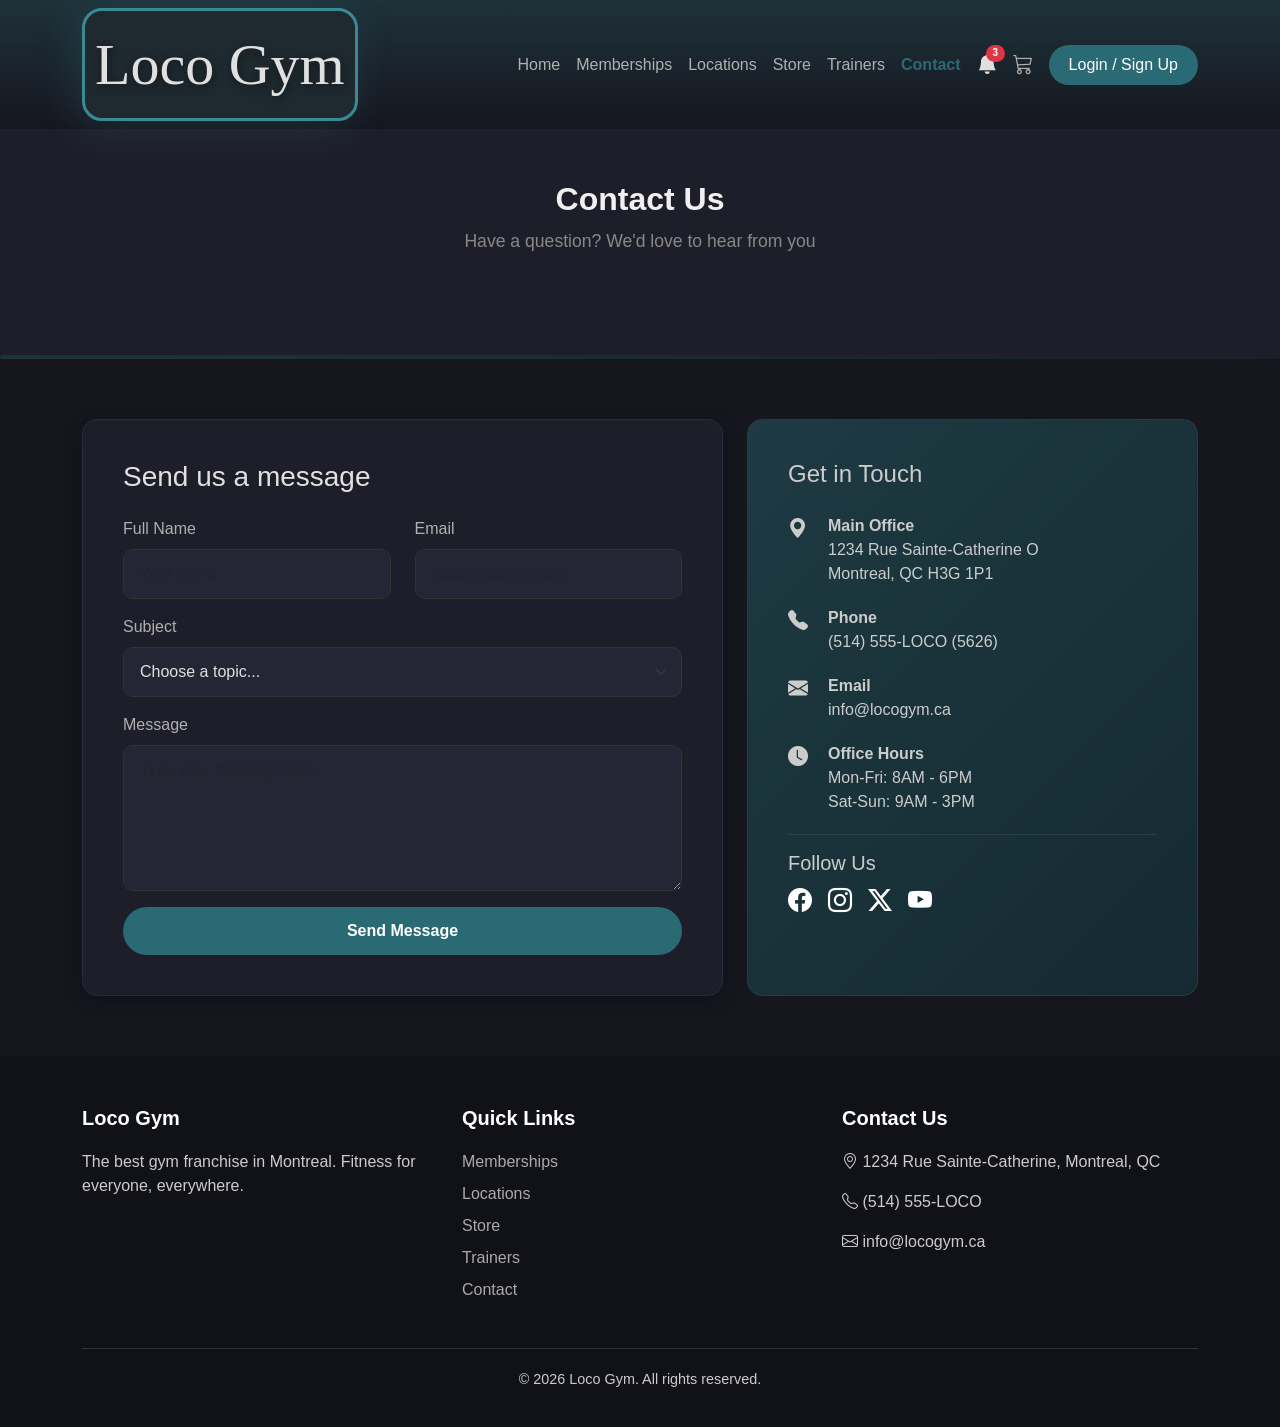
<file: silviya vscode thing/contact.html>
<!DOCTYPE html>
<html lang="en">

<head>
    <meta charset="UTF-8">
    <meta name="viewport" content="width=device-width, initial-scale=1.0">
    <title>Loco Gym | Contact</title>
    <link rel="stylesheet" href="https://cdn.jsdelivr.net/npm/bootstrap@5.3.3/dist/css/bootstrap.min.css">
    <link rel="stylesheet" href="https://cdn.jsdelivr.net/npm/bootstrap-icons@1.11.3/font/bootstrap-icons.min.css">
    <link rel="stylesheet" href="css/style.css">
</head>

<body>

    <!-- Navbar -->
    <nav class="navbar fixed-top nav-color navbar-expand-lg">
        <div class="container">
            <a class="navbar-brand logo" href="index.html">Loco Gym</a>
            <button class="navbar-toggler" type="button" data-bs-toggle="collapse" data-bs-target="#navbarNav">
                <span class="navbar-toggler-icon"></span>
            </button>
            <div class="collapse navbar-collapse" id="navbarNav">
                <ul class="navbar-nav ms-auto align-items-center">
                    <li class="nav-item"><a class="nav-link" href="index.html">Home</a></li>
                    <li class="nav-item"><a class="nav-link" href="memberships.html">Memberships</a></li>
                    <li class="nav-item"><a class="nav-link" href="locations.html">Locations</a></li>
                    <li class="nav-item"><a class="nav-link" href="store.html">Store</a></li>
                    <li class="nav-item"><a class="nav-link" href="trainers.html">Trainers</a></li>
                    <li class="nav-item"><a class="nav-link active" href="contact.html">Contact</a></li>
                    <li class="nav-item ms-2">
                        <div class="notification-bell" id="notifBell">
                            <i class="bi bi-bell-fill"></i>
                            <span class="badge bg-danger rounded-pill">3</span>
                        </div>
                        <div class="notification-dropdown" id="notifDropdown">
                            <div class="notif-title">Notifications</div>
                            <div class="notif-item"><span class="notif-icon">💳</span> Payment reminder: Your membership renews on May 1st.</div>
                            <div class="notif-item"><span class="notif-icon">🔥</span> Summer promo: 20% off all annual plans!</div>
                            <div class="notif-item"><span class="notif-icon">💪</span> Stay motivated! You're on a 5-day streak.</div>
                        </div>
                    </li>
                    <li class="nav-item ms-2 position-relative">
                        <a class="nav-link" href="store.html"><i class="bi bi-cart3" style="font-size: 20px;"></i><span class="badge bg-danger cart-badge" id="cartCount" style="display:none;">0</span></a>
                    </li>
                    <li class="nav-item ms-2"><a class="btn btn-login" href="login.html">Login / Sign Up</a></li>
                </ul>
            </div>
        </div>
    </nav>

    <!-- Page Header -->
    <section class="section-light text-center">
        <div class="container">
            <h1 class="section-title">Contact Us</h1>
            <p class="section-subtitle">Have a question? We'd love to hear from you</p>
        </div>
    </section>

    <hr class="gradient-divider">

    <!-- Contact Form + Info -->
    <section class="contact-section">
        <div class="container">
            <div class="row g-4">

                <!-- Contact Form -->
                <div class="col-lg-7">
                    <div class="auth-container" style="max-width: 100%;">
                        <h3 class="mb-4">Send us a message</h3>
                        <form class="contact-form needs-validation" novalidate>
                            <div class="row">
                                <div class="col-md-6 mb-3">
                                    <label for="contactName" class="form-label">Full Name</label>
                                    <input type="text" class="form-control" id="contactName" placeholder="Your name" required>
                                    <div class="invalid-feedback">Please enter your name.</div>
                                </div>
                                <div class="col-md-6 mb-3">
                                    <label for="contactEmail" class="form-label">Email</label>
                                    <input type="email" class="form-control" id="contactEmail" placeholder="you@example.com" required>
                                    <div class="invalid-feedback">Please enter a valid email.</div>
                                </div>
                            </div>
                            <div class="mb-3">
                                <label for="contactSubject" class="form-label">Subject</label>
                                <select class="form-select" id="contactSubject" required>
                                    <option value="" selected disabled>Choose a topic...</option>
                                    <option value="membership">Membership Inquiry</option>
                                    <option value="trainer">Personal Trainer Request</option>
                                    <option value="location">Location Information</option>
                                    <option value="store">Store / Order Question</option>
                                    <option value="feedback">Feedback</option>
                                    <option value="other">Other</option>
                                </select>
                                <div class="invalid-feedback">Please select a subject.</div>
                            </div>
                            <div class="mb-3">
                                <label for="contactMessage" class="form-label">Message</label>
                                <textarea class="form-control" id="contactMessage" rows="5" placeholder="Type your message here..." required></textarea>
                                <div class="invalid-feedback">Please enter a message.</div>
                            </div>
                            <button type="submit" class="btn btn-membership w-100">Send Message</button>
                        </form>
                    </div>
                </div>

                <!-- Contact Info -->
                <div class="col-lg-5">
                    <div class="contact-info-card">
                        <h4>Get in Touch</h4>

                        <div class="info-item">
                            <span class="info-icon"><i class="bi bi-geo-alt-fill"></i></span>
                            <div>
                                <strong>Main Office</strong><br>
                                1234 Rue Sainte-Catherine O<br>
                                Montreal, QC H3G 1P1
                            </div>
                        </div>

                        <div class="info-item">
                            <span class="info-icon"><i class="bi bi-telephone-fill"></i></span>
                            <div>
                                <strong>Phone</strong><br>
                                (514) 555-LOCO (5626)
                            </div>
                        </div>

                        <div class="info-item">
                            <span class="info-icon"><i class="bi bi-envelope-fill"></i></span>
                            <div>
                                <strong>Email</strong><br>
                                info@locogym.ca
                            </div>
                        </div>

                        <div class="info-item">
                            <span class="info-icon"><i class="bi bi-clock-fill"></i></span>
                            <div>
                                <strong>Office Hours</strong><br>
                                Mon-Fri: 8AM - 6PM<br>
                                Sat-Sun: 9AM - 3PM
                            </div>
                        </div>

                        <hr style="border-color: rgba(255,255,255,0.3);">

                        <h5>Follow Us</h5>
                        <div class="d-flex gap-3 mt-2">
                            <a href="#" class="text-white fs-4"><i class="bi bi-facebook"></i></a>
                            <a href="#" class="text-white fs-4"><i class="bi bi-instagram"></i></a>
                            <a href="#" class="text-white fs-4"><i class="bi bi-twitter-x"></i></a>
                            <a href="#" class="text-white fs-4"><i class="bi bi-youtube"></i></a>
                        </div>
                    </div>
                </div>

            </div>
        </div>
    </section>

    <!-- Footer -->
    <footer class="footer">
        <div class="container">
            <div class="row">
                <div class="col-md-4">
                    <h5>Loco Gym</h5>
                    <p>The best gym franchise in Montreal. Fitness for everyone, everywhere.</p>
                </div>
                <div class="col-md-4">
                    <h5>Quick Links</h5>
                    <ul>
                        <li><a href="memberships.html">Memberships</a></li>
                        <li><a href="locations.html">Locations</a></li>
                        <li><a href="store.html">Store</a></li>
                        <li><a href="trainers.html">Trainers</a></li>
                        <li><a href="contact.html">Contact</a></li>
                    </ul>
                </div>
                <div class="col-md-4">
                    <h5>Contact Us</h5>
                    <p><i class="bi bi-geo-alt"></i> 1234 Rue Sainte-Catherine, Montreal, QC</p>
                    <p><i class="bi bi-telephone"></i> (514) 555-LOCO</p>
                    <p><i class="bi bi-envelope"></i> info@locogym.ca</p>
                </div>
            </div>
            <div class="footer-bottom">
                <p>&copy; 2026 Loco Gym. All rights reserved.</p>
            </div>
        </div>
    </footer>

    <script src="https://cdn.jsdelivr.net/npm/bootstrap@5.3.3/dist/js/bootstrap.bundle.min.js"></script>
    <script src="js/script.js"></script>
</body>

</html>
</file>
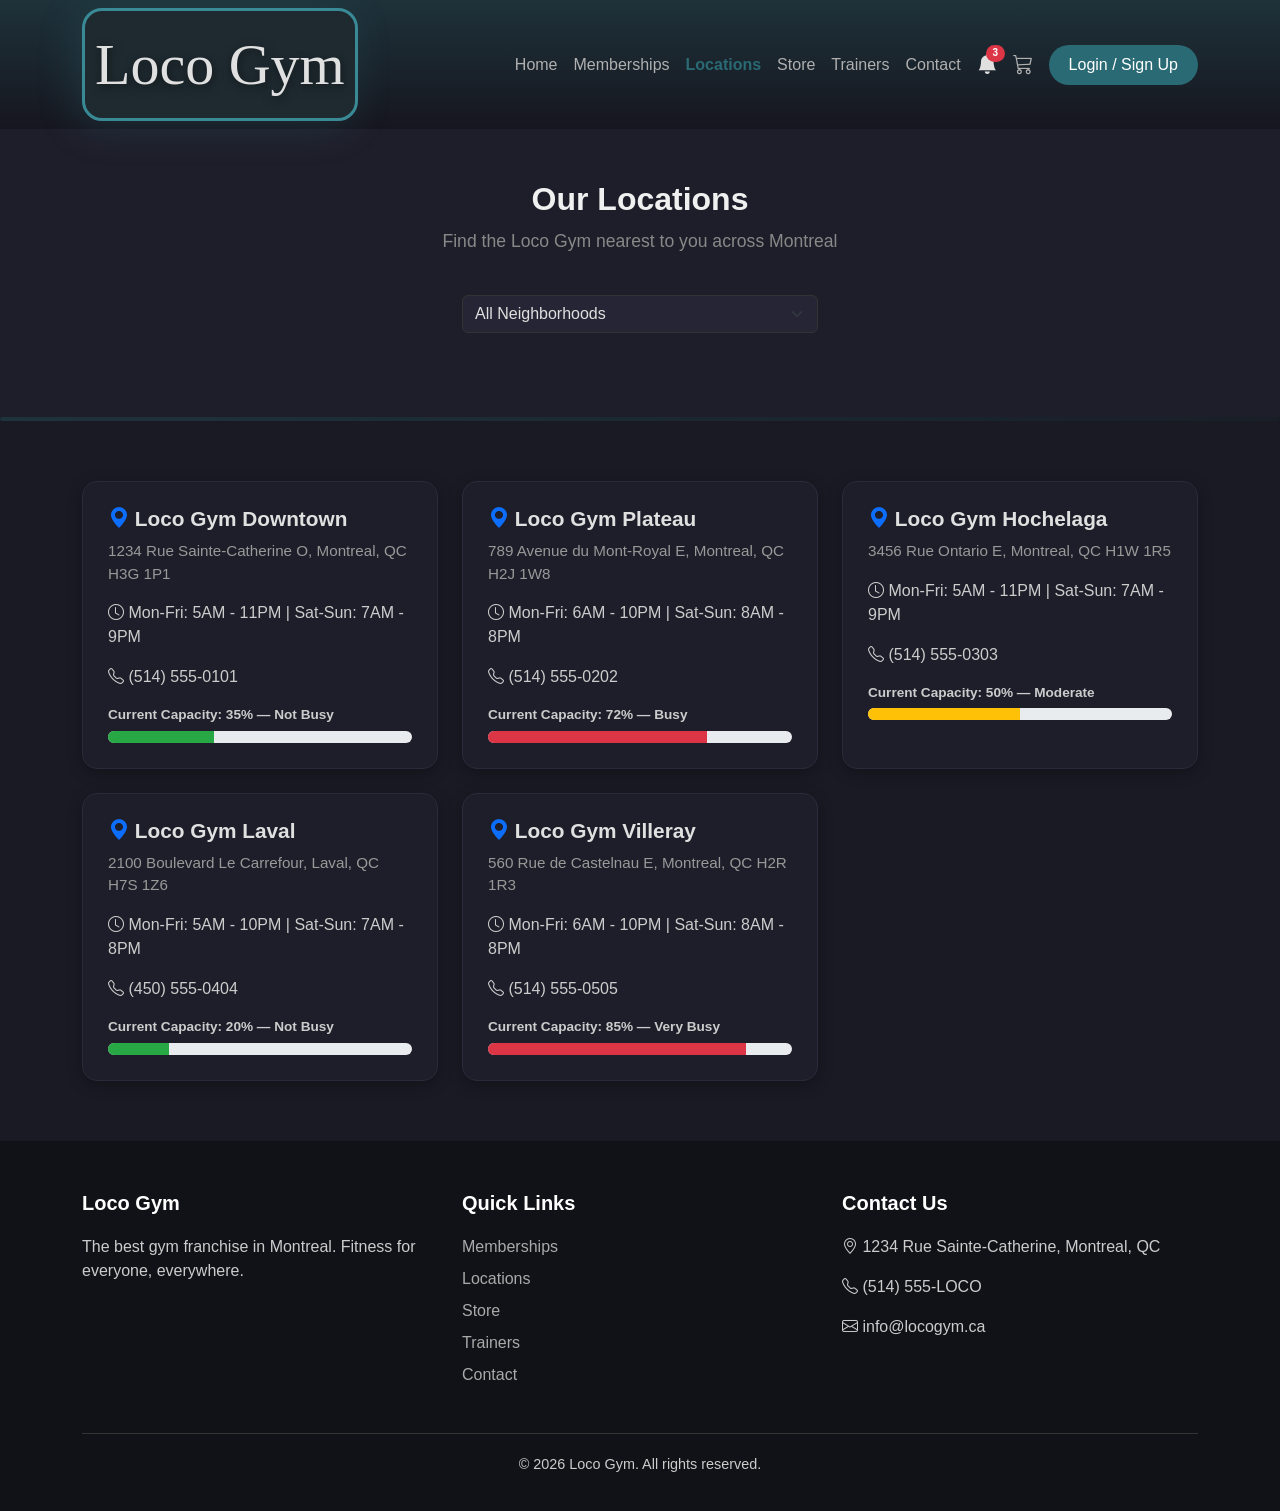
<file: silviya vscode thing/locations.html>
<!DOCTYPE html>
<html lang="en">

<head>
    <meta charset="UTF-8">
    <meta name="viewport" content="width=device-width, initial-scale=1.0">
    <title>Loco Gym | Locations</title>
    <link rel="stylesheet" href="https://cdn.jsdelivr.net/npm/bootstrap@5.3.3/dist/css/bootstrap.min.css">
    <link rel="stylesheet" href="https://cdn.jsdelivr.net/npm/bootstrap-icons@1.11.3/font/bootstrap-icons.min.css">
    <link rel="stylesheet" href="css/style.css">
</head>

<body>

    <!-- Navbar -->
    <nav class="navbar fixed-top nav-color navbar-expand-lg">
        <div class="container">
            <a class="navbar-brand logo" href="index.html">Loco Gym</a>
            <button class="navbar-toggler" type="button" data-bs-toggle="collapse" data-bs-target="#navbarNav">
                <span class="navbar-toggler-icon"></span>
            </button>
            <div class="collapse navbar-collapse" id="navbarNav">
                <ul class="navbar-nav ms-auto align-items-center">
                    <li class="nav-item"><a class="nav-link" href="index.html">Home</a></li>
                    <li class="nav-item"><a class="nav-link" href="memberships.html">Memberships</a></li>
                    <li class="nav-item"><a class="nav-link active" href="locations.html">Locations</a></li>
                    <li class="nav-item"><a class="nav-link" href="store.html">Store</a></li>
                    <li class="nav-item"><a class="nav-link" href="trainers.html">Trainers</a></li>
                    <li class="nav-item"><a class="nav-link" href="contact.html">Contact</a></li>
                    <li class="nav-item ms-2">
                        <div class="notification-bell" id="notifBell">
                            <i class="bi bi-bell-fill"></i>
                            <span class="badge bg-danger rounded-pill">3</span>
                        </div>
                        <div class="notification-dropdown" id="notifDropdown">
                            <div class="notif-title">Notifications</div>
                            <div class="notif-item"><span class="notif-icon">💳</span> Payment reminder: Your membership renews on May 1st.</div>
                            <div class="notif-item"><span class="notif-icon">🔥</span> Summer promo: 20% off all annual plans!</div>
                            <div class="notif-item"><span class="notif-icon">💪</span> Stay motivated! You're on a 5-day streak.</div>
                        </div>
                    </li>
                    <li class="nav-item ms-2 position-relative">
                        <a class="nav-link" href="store.html"><i class="bi bi-cart3" style="font-size: 20px;"></i><span class="badge bg-danger cart-badge" id="cartCount" style="display:none;">0</span></a>
                    </li>
                    <li class="nav-item ms-2"><a class="btn btn-login" href="login.html">Login / Sign Up</a></li>
                </ul>
            </div>
        </div>
    </nav>

    <!-- Page Header -->
    <section class="section-light text-center">
        <div class="container">
            <h1 class="section-title">Our Locations</h1>
            <p class="section-subtitle">Find the Loco Gym nearest to you across Montreal</p>

            <!-- Location Filter -->
            <div class="row justify-content-center mb-4">
                <div class="col-md-4">
                    <select class="form-select" id="locationFilter">
                        <option value="all">All Neighborhoods</option>
                        <option value="downtown">Downtown</option>
                        <option value="plateau">Plateau Mont-Royal</option>
                        <option value="hochelaga">Hochelaga-Maisonneuve</option>
                        <option value="laval">Laval</option>
                        <option value="villeray">Villeray</option>
                    </select>
                </div>
            </div>
        </div>
    </section>

    <hr class="gradient-divider">

    <!-- Locations Grid -->
    <section class="section-white">
        <div class="container">
            <div class="row g-4">

                <!-- Downtown -->
                <div class="col-lg-4 col-md-6 location-item" data-area="downtown">
                    <div class="card location-card">
                        <div class="card-body">
                            <h5 class="location-name"><i class="bi bi-geo-alt-fill text-primary"></i> Loco Gym Downtown</h5>
                            <p class="location-address">1234 Rue Sainte-Catherine O, Montreal, QC H3G 1P1</p>
                            <p><i class="bi bi-clock"></i> Mon-Fri: 5AM - 11PM | Sat-Sun: 7AM - 9PM</p>
                            <p><i class="bi bi-telephone"></i> (514) 555-0101</p>
                            <div class="busy-meter">
                                <div class="label">Current Capacity: <strong>35%</strong> — Not Busy</div>
                                <div class="progress">
                                    <div class="progress-bar busy-meter-bar" data-busy="35"></div>
                                </div>
                            </div>
                        </div>
                    </div>
                </div>

                <!-- Plateau -->
                <div class="col-lg-4 col-md-6 location-item" data-area="plateau">
                    <div class="card location-card">
                        <div class="card-body">
                            <h5 class="location-name"><i class="bi bi-geo-alt-fill text-primary"></i> Loco Gym Plateau</h5>
                            <p class="location-address">789 Avenue du Mont-Royal E, Montreal, QC H2J 1W8</p>
                            <p><i class="bi bi-clock"></i> Mon-Fri: 6AM - 10PM | Sat-Sun: 8AM - 8PM</p>
                            <p><i class="bi bi-telephone"></i> (514) 555-0202</p>
                            <div class="busy-meter">
                                <div class="label">Current Capacity: <strong>72%</strong> — Busy</div>
                                <div class="progress">
                                    <div class="progress-bar busy-meter-bar" data-busy="72"></div>
                                </div>
                            </div>
                        </div>
                    </div>
                </div>

                <!-- Hochelaga -->
                <div class="col-lg-4 col-md-6 location-item" data-area="hochelaga">
                    <div class="card location-card">
                        <div class="card-body">
                            <h5 class="location-name"><i class="bi bi-geo-alt-fill text-primary"></i> Loco Gym Hochelaga</h5>
                            <p class="location-address">3456 Rue Ontario E, Montreal, QC H1W 1R5</p>
                            <p><i class="bi bi-clock"></i> Mon-Fri: 5AM - 11PM | Sat-Sun: 7AM - 9PM</p>
                            <p><i class="bi bi-telephone"></i> (514) 555-0303</p>
                            <div class="busy-meter">
                                <div class="label">Current Capacity: <strong>50%</strong> — Moderate</div>
                                <div class="progress">
                                    <div class="progress-bar busy-meter-bar" data-busy="50"></div>
                                </div>
                            </div>
                        </div>
                    </div>
                </div>

                <!-- Laval -->
                <div class="col-lg-4 col-md-6 location-item" data-area="laval">
                    <div class="card location-card">
                        <div class="card-body">
                            <h5 class="location-name"><i class="bi bi-geo-alt-fill text-primary"></i> Loco Gym Laval</h5>
                            <p class="location-address">2100 Boulevard Le Carrefour, Laval, QC H7S 1Z6</p>
                            <p><i class="bi bi-clock"></i> Mon-Fri: 5AM - 10PM | Sat-Sun: 7AM - 8PM</p>
                            <p><i class="bi bi-telephone"></i> (450) 555-0404</p>
                            <div class="busy-meter">
                                <div class="label">Current Capacity: <strong>20%</strong> — Not Busy</div>
                                <div class="progress">
                                    <div class="progress-bar busy-meter-bar" data-busy="20"></div>
                                </div>
                            </div>
                        </div>
                    </div>
                </div>

                <!-- Villeray -->
                <div class="col-lg-4 col-md-6 location-item" data-area="villeray">
                    <div class="card location-card">
                        <div class="card-body">
                            <h5 class="location-name"><i class="bi bi-geo-alt-fill text-primary"></i> Loco Gym Villeray</h5>
                            <p class="location-address">560 Rue de Castelnau E, Montreal, QC H2R 1R3</p>
                            <p><i class="bi bi-clock"></i> Mon-Fri: 6AM - 10PM | Sat-Sun: 8AM - 8PM</p>
                            <p><i class="bi bi-telephone"></i> (514) 555-0505</p>
                            <div class="busy-meter">
                                <div class="label">Current Capacity: <strong>85%</strong> — Very Busy</div>
                                <div class="progress">
                                    <div class="progress-bar busy-meter-bar" data-busy="85"></div>
                                </div>
                            </div>
                        </div>
                    </div>
                </div>

            </div>
        </div>
    </section>

    <!-- Footer -->
    <footer class="footer">
        <div class="container">
            <div class="row">
                <div class="col-md-4">
                    <h5>Loco Gym</h5>
                    <p>The best gym franchise in Montreal. Fitness for everyone, everywhere.</p>
                </div>
                <div class="col-md-4">
                    <h5>Quick Links</h5>
                    <ul>
                        <li><a href="memberships.html">Memberships</a></li>
                        <li><a href="locations.html">Locations</a></li>
                        <li><a href="store.html">Store</a></li>
                        <li><a href="trainers.html">Trainers</a></li>
                        <li><a href="contact.html">Contact</a></li>
                    </ul>
                </div>
                <div class="col-md-4">
                    <h5>Contact Us</h5>
                    <p><i class="bi bi-geo-alt"></i> 1234 Rue Sainte-Catherine, Montreal, QC</p>
                    <p><i class="bi bi-telephone"></i> (514) 555-LOCO</p>
                    <p><i class="bi bi-envelope"></i> info@locogym.ca</p>
                </div>
            </div>
            <div class="footer-bottom">
                <p>&copy; 2026 Loco Gym. All rights reserved.</p>
            </div>
        </div>
    </footer>

    <script src="https://cdn.jsdelivr.net/npm/bootstrap@5.3.3/dist/js/bootstrap.bundle.min.js"></script>
    <script src="js/script.js"></script>
</body>

</html>
</file>
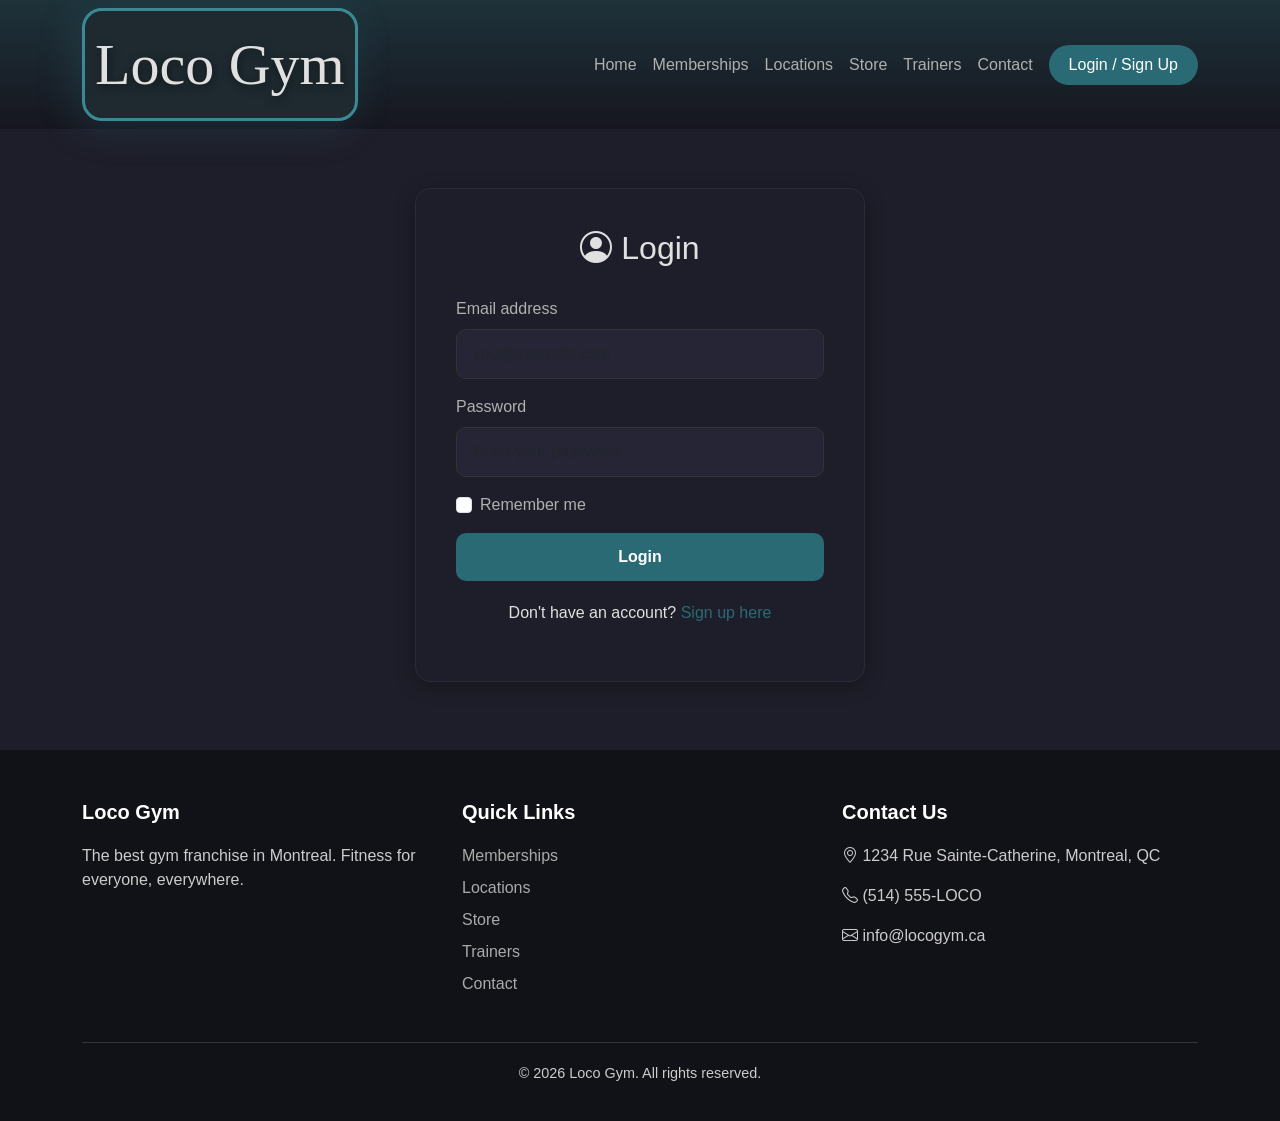
<file: silviya vscode thing/login.html>
<!DOCTYPE html>
<html lang="en">

<head>
    <meta charset="UTF-8">
    <meta name="viewport" content="width=device-width, initial-scale=1.0">
    <title>Loco Gym | Login</title>
    <link rel="stylesheet" href="https://cdn.jsdelivr.net/npm/bootstrap@5.3.3/dist/css/bootstrap.min.css">
    <link rel="stylesheet" href="https://cdn.jsdelivr.net/npm/bootstrap-icons@1.11.3/font/bootstrap-icons.min.css">
    <link rel="stylesheet" href="css/style.css">
</head>

<body>

    <!-- Navbar -->
    <nav class="navbar fixed-top nav-color navbar-expand-lg">
        <div class="container">
            <a class="navbar-brand logo" href="index.html">Loco Gym</a>
            <button class="navbar-toggler" type="button" data-bs-toggle="collapse" data-bs-target="#navbarNav">
                <span class="navbar-toggler-icon"></span>
            </button>
            <div class="collapse navbar-collapse" id="navbarNav">
                <ul class="navbar-nav ms-auto align-items-center">
                    <li class="nav-item"><a class="nav-link" href="index.html">Home</a></li>
                    <li class="nav-item"><a class="nav-link" href="memberships.html">Memberships</a></li>
                    <li class="nav-item"><a class="nav-link" href="locations.html">Locations</a></li>
                    <li class="nav-item"><a class="nav-link" href="store.html">Store</a></li>
                    <li class="nav-item"><a class="nav-link" href="trainers.html">Trainers</a></li>
                    <li class="nav-item"><a class="nav-link" href="contact.html">Contact</a></li>
                    <li class="nav-item ms-2"><a class="btn btn-login active" href="login.html">Login / Sign Up</a></li>
                </ul>
            </div>
        </div>
    </nav>

    <!-- Login Form -->
    <section class="section-light" style="min-height: 70vh; display: flex; align-items: center;">
        <div class="container">
            <div class="auth-container">
                <h2><i class="bi bi-person-circle"></i> Login</h2>
                <form class="needs-validation" novalidate>
                    <div class="mb-3">
                        <label for="loginEmail" class="form-label">Email address</label>
                        <input type="email" class="form-control" id="loginEmail" placeholder="you@example.com" required>
                        <div class="invalid-feedback">Please enter a valid email address.</div>
                    </div>
                    <div class="mb-3">
                        <label for="loginPassword" class="form-label">Password</label>
                        <input type="password" class="form-control" id="loginPassword" placeholder="Enter your password" required minlength="6">
                        <div class="invalid-feedback">Password must be at least 6 characters.</div>
                    </div>
                    <div class="mb-3 form-check">
                        <input type="checkbox" class="form-check-input" id="rememberMe">
                        <label class="form-check-label" for="rememberMe">Remember me</label>
                    </div>
                    <button type="submit" class="btn btn-primary">Login</button>
                </form>
                <div class="auth-link">
                    <p>Don't have an account? <a href="register.html">Sign up here</a></p>
                </div>
            </div>
        </div>
    </section>

    <!-- Footer -->
    <footer class="footer">
        <div class="container">
            <div class="row">
                <div class="col-md-4">
                    <h5>Loco Gym</h5>
                    <p>The best gym franchise in Montreal. Fitness for everyone, everywhere.</p>
                </div>
                <div class="col-md-4">
                    <h5>Quick Links</h5>
                    <ul>
                        <li><a href="memberships.html">Memberships</a></li>
                        <li><a href="locations.html">Locations</a></li>
                        <li><a href="store.html">Store</a></li>
                        <li><a href="trainers.html">Trainers</a></li>
                        <li><a href="contact.html">Contact</a></li>
                    </ul>
                </div>
                <div class="col-md-4">
                    <h5>Contact Us</h5>
                    <p><i class="bi bi-geo-alt"></i> 1234 Rue Sainte-Catherine, Montreal, QC</p>
                    <p><i class="bi bi-telephone"></i> (514) 555-LOCO</p>
                    <p><i class="bi bi-envelope"></i> info@locogym.ca</p>
                </div>
            </div>
            <div class="footer-bottom">
                <p>&copy; 2026 Loco Gym. All rights reserved.</p>
            </div>
        </div>
    </footer>

    <script src="https://cdn.jsdelivr.net/npm/bootstrap@5.3.3/dist/js/bootstrap.bundle.min.js"></script>
    <script src="js/script.js"></script>
</body>

</html>
</file>
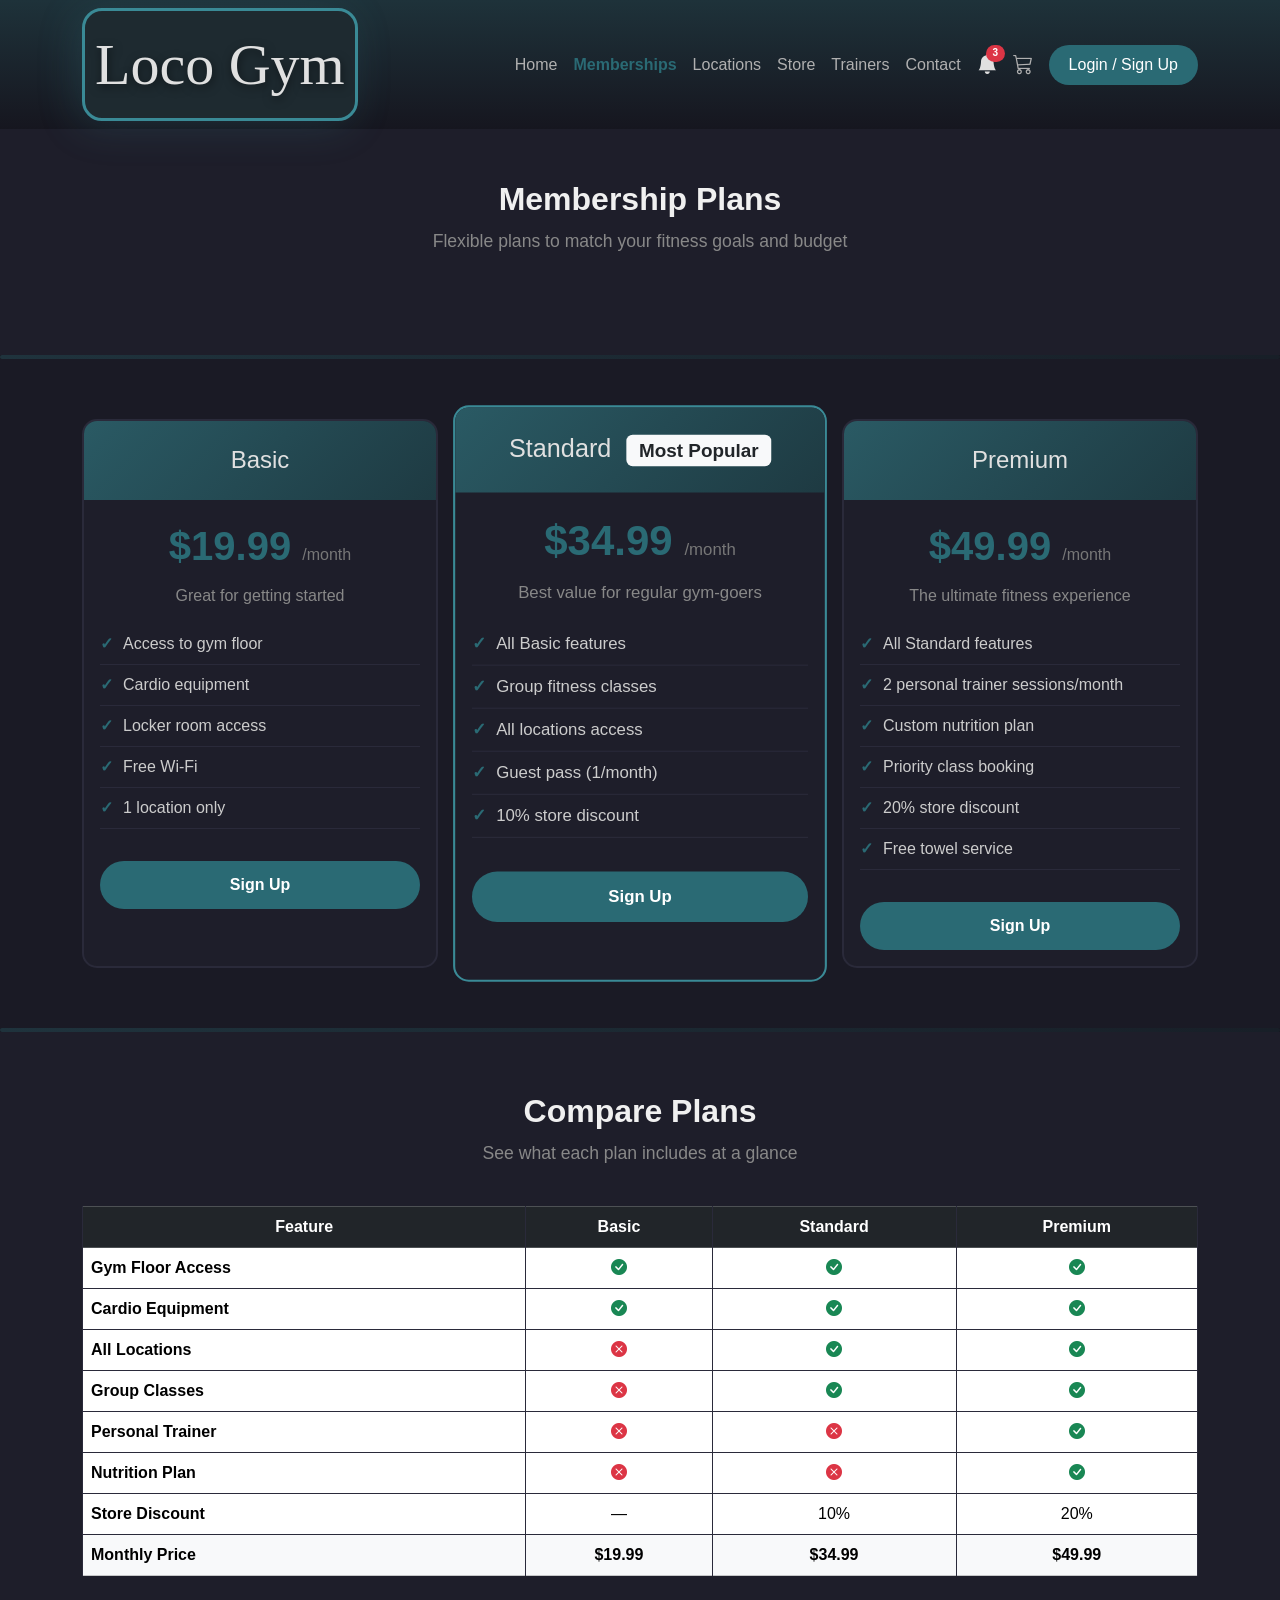
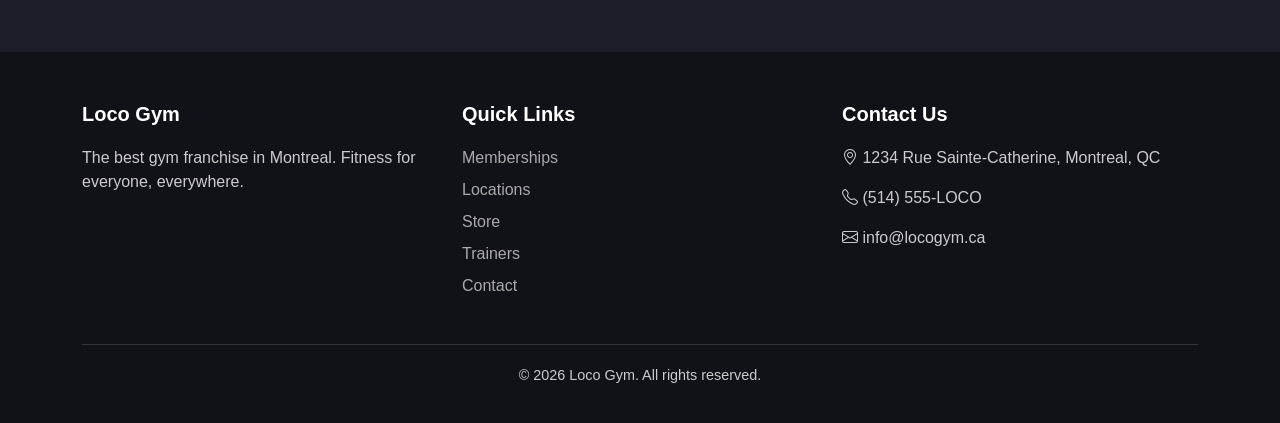
<file: silviya vscode thing/memberships.html>
<!DOCTYPE html>
<html lang="en">

<head>
    <meta charset="UTF-8">
    <meta name="viewport" content="width=device-width, initial-scale=1.0">
    <title>Loco Gym | Memberships</title>
    <link rel="stylesheet" href="https://cdn.jsdelivr.net/npm/bootstrap@5.3.3/dist/css/bootstrap.min.css">
    <link rel="stylesheet" href="https://cdn.jsdelivr.net/npm/bootstrap-icons@1.11.3/font/bootstrap-icons.min.css">
    <link rel="stylesheet" href="css/style.css">
</head>

<body>

    <!-- Navbar -->
    <nav class="navbar fixed-top nav-color navbar-expand-lg">
        <div class="container">
            <a class="navbar-brand logo" href="index.html">Loco Gym</a>
            <button class="navbar-toggler" type="button" data-bs-toggle="collapse" data-bs-target="#navbarNav">
                <span class="navbar-toggler-icon"></span>
            </button>
            <div class="collapse navbar-collapse" id="navbarNav">
                <ul class="navbar-nav ms-auto align-items-center">
                    <li class="nav-item"><a class="nav-link" href="index.html">Home</a></li>
                    <li class="nav-item"><a class="nav-link active" href="memberships.html">Memberships</a></li>
                    <li class="nav-item"><a class="nav-link" href="locations.html">Locations</a></li>
                    <li class="nav-item"><a class="nav-link" href="store.html">Store</a></li>
                    <li class="nav-item"><a class="nav-link" href="trainers.html">Trainers</a></li>
                    <li class="nav-item"><a class="nav-link" href="contact.html">Contact</a></li>
                    <li class="nav-item ms-2">
                        <div class="notification-bell" id="notifBell">
                            <i class="bi bi-bell-fill"></i>
                            <span class="badge bg-danger rounded-pill">3</span>
                        </div>
                        <div class="notification-dropdown" id="notifDropdown">
                            <div class="notif-title">Notifications</div>
                            <div class="notif-item"><span class="notif-icon">💳</span> Payment reminder: Your membership renews on May 1st.</div>
                            <div class="notif-item"><span class="notif-icon">🔥</span> Summer promo: 20% off all annual plans!</div>
                            <div class="notif-item"><span class="notif-icon">💪</span> Stay motivated! You're on a 5-day streak.</div>
                        </div>
                    </li>
                    <li class="nav-item ms-2 position-relative">
                        <a class="nav-link" href="store.html"><i class="bi bi-cart3" style="font-size: 20px;"></i><span class="badge bg-danger cart-badge" id="cartCount" style="display:none;">0</span></a>
                    </li>
                    <li class="nav-item ms-2"><a class="btn btn-login" href="login.html">Login / Sign Up</a></li>
                </ul>
            </div>
        </div>
    </nav>

    <!-- Page Header -->
    <section class="section-light text-center">
        <div class="container">
            <h1 class="section-title">Membership Plans</h1>
            <p class="section-subtitle">Flexible plans to match your fitness goals and budget</p>
        </div>
    </section>

    <hr class="gradient-divider">

    <!-- Pricing Cards -->
    <section class="section-white">
        <div class="container">
            <div class="row g-4 justify-content-center">

                <!-- Basic -->
                <div class="col-lg-4 col-md-6">
                    <div class="card membership-card">
                        <div class="card-header">
                            <h3>Basic</h3>
                        </div>
                        <div class="card-body text-center">
                            <div class="price">$19.99 <span>/month</span></div>
                            <p class="text-muted mt-2">Great for getting started</p>
                            <ul class="mt-3 text-start">
                                <li>Access to gym floor</li>
                                <li>Cardio equipment</li>
                                <li>Locker room access</li>
                                <li>Free Wi-Fi</li>
                                <li>1 location only</li>
                            </ul>
                            <a href="register.html" class="btn btn-membership mt-3 w-100">Sign Up</a>
                        </div>
                    </div>
                </div>

                <!-- Standard (Featured) -->
                <div class="col-lg-4 col-md-6">
                    <div class="card membership-card featured">
                        <div class="card-header">
                            <h3>Standard <span class="badge bg-light text-dark ms-2">Most Popular</span></h3>
                        </div>
                        <div class="card-body text-center">
                            <div class="price">$34.99 <span>/month</span></div>
                            <p class="text-muted mt-2">Best value for regular gym-goers</p>
                            <ul class="mt-3 text-start">
                                <li>All Basic features</li>
                                <li>Group fitness classes</li>
                                <li>All locations access</li>
                                <li>Guest pass (1/month)</li>
                                <li>10% store discount</li>
                            </ul>
                            <a href="register.html" class="btn btn-membership mt-3 w-100">Sign Up</a>
                        </div>
                    </div>
                </div>

                <!-- Premium -->
                <div class="col-lg-4 col-md-6">
                    <div class="card membership-card">
                        <div class="card-header">
                            <h3>Premium</h3>
                        </div>
                        <div class="card-body text-center">
                            <div class="price">$49.99 <span>/month</span></div>
                            <p class="text-muted mt-2">The ultimate fitness experience</p>
                            <ul class="mt-3 text-start">
                                <li>All Standard features</li>
                                <li>2 personal trainer sessions/month</li>
                                <li>Custom nutrition plan</li>
                                <li>Priority class booking</li>
                                <li>20% store discount</li>
                                <li>Free towel service</li>
                            </ul>
                            <a href="register.html" class="btn btn-membership mt-3 w-100">Sign Up</a>
                        </div>
                    </div>
                </div>
            </div>
        </div>
    </section>

    <hr class="gradient-divider">

    <!-- Comparison Table -->
    <section class="section-light">
        <div class="container">
            <h2 class="section-title text-center">Compare Plans</h2>
            <p class="section-subtitle text-center">See what each plan includes at a glance</p>
            <div class="table-responsive">
                <table class="table table-bordered text-center align-middle">
                    <thead class="table-dark">
                        <tr>
                            <th>Feature</th>
                            <th>Basic</th>
                            <th>Standard</th>
                            <th>Premium</th>
                        </tr>
                    </thead>
                    <tbody>
                        <tr>
                            <td class="text-start fw-bold">Gym Floor Access</td>
                            <td><i class="bi bi-check-circle-fill text-success"></i></td>
                            <td><i class="bi bi-check-circle-fill text-success"></i></td>
                            <td><i class="bi bi-check-circle-fill text-success"></i></td>
                        </tr>
                        <tr>
                            <td class="text-start fw-bold">Cardio Equipment</td>
                            <td><i class="bi bi-check-circle-fill text-success"></i></td>
                            <td><i class="bi bi-check-circle-fill text-success"></i></td>
                            <td><i class="bi bi-check-circle-fill text-success"></i></td>
                        </tr>
                        <tr>
                            <td class="text-start fw-bold">All Locations</td>
                            <td><i class="bi bi-x-circle-fill text-danger"></i></td>
                            <td><i class="bi bi-check-circle-fill text-success"></i></td>
                            <td><i class="bi bi-check-circle-fill text-success"></i></td>
                        </tr>
                        <tr>
                            <td class="text-start fw-bold">Group Classes</td>
                            <td><i class="bi bi-x-circle-fill text-danger"></i></td>
                            <td><i class="bi bi-check-circle-fill text-success"></i></td>
                            <td><i class="bi bi-check-circle-fill text-success"></i></td>
                        </tr>
                        <tr>
                            <td class="text-start fw-bold">Personal Trainer</td>
                            <td><i class="bi bi-x-circle-fill text-danger"></i></td>
                            <td><i class="bi bi-x-circle-fill text-danger"></i></td>
                            <td><i class="bi bi-check-circle-fill text-success"></i></td>
                        </tr>
                        <tr>
                            <td class="text-start fw-bold">Nutrition Plan</td>
                            <td><i class="bi bi-x-circle-fill text-danger"></i></td>
                            <td><i class="bi bi-x-circle-fill text-danger"></i></td>
                            <td><i class="bi bi-check-circle-fill text-success"></i></td>
                        </tr>
                        <tr>
                            <td class="text-start fw-bold">Store Discount</td>
                            <td>—</td>
                            <td>10%</td>
                            <td>20%</td>
                        </tr>
                        <tr class="table-light fw-bold">
                            <td class="text-start">Monthly Price</td>
                            <td>$19.99</td>
                            <td>$34.99</td>
                            <td>$49.99</td>
                        </tr>
                    </tbody>
                </table>
            </div>
        </div>
    </section>

    <!-- Footer -->
    <footer class="footer">
        <div class="container">
            <div class="row">
                <div class="col-md-4">
                    <h5>Loco Gym</h5>
                    <p>The best gym franchise in Montreal. Fitness for everyone, everywhere.</p>
                </div>
                <div class="col-md-4">
                    <h5>Quick Links</h5>
                    <ul>
                        <li><a href="memberships.html">Memberships</a></li>
                        <li><a href="locations.html">Locations</a></li>
                        <li><a href="store.html">Store</a></li>
                        <li><a href="trainers.html">Trainers</a></li>
                        <li><a href="contact.html">Contact</a></li>
                    </ul>
                </div>
                <div class="col-md-4">
                    <h5>Contact Us</h5>
                    <p><i class="bi bi-geo-alt"></i> 1234 Rue Sainte-Catherine, Montreal, QC</p>
                    <p><i class="bi bi-telephone"></i> (514) 555-LOCO</p>
                    <p><i class="bi bi-envelope"></i> info@locogym.ca</p>
                </div>
            </div>
            <div class="footer-bottom">
                <p>&copy; 2026 Loco Gym. All rights reserved.</p>
            </div>
        </div>
    </footer>

    <script src="https://cdn.jsdelivr.net/npm/bootstrap@5.3.3/dist/js/bootstrap.bundle.min.js"></script>
    <script src="js/script.js"></script>
</body>

</html>
</file>
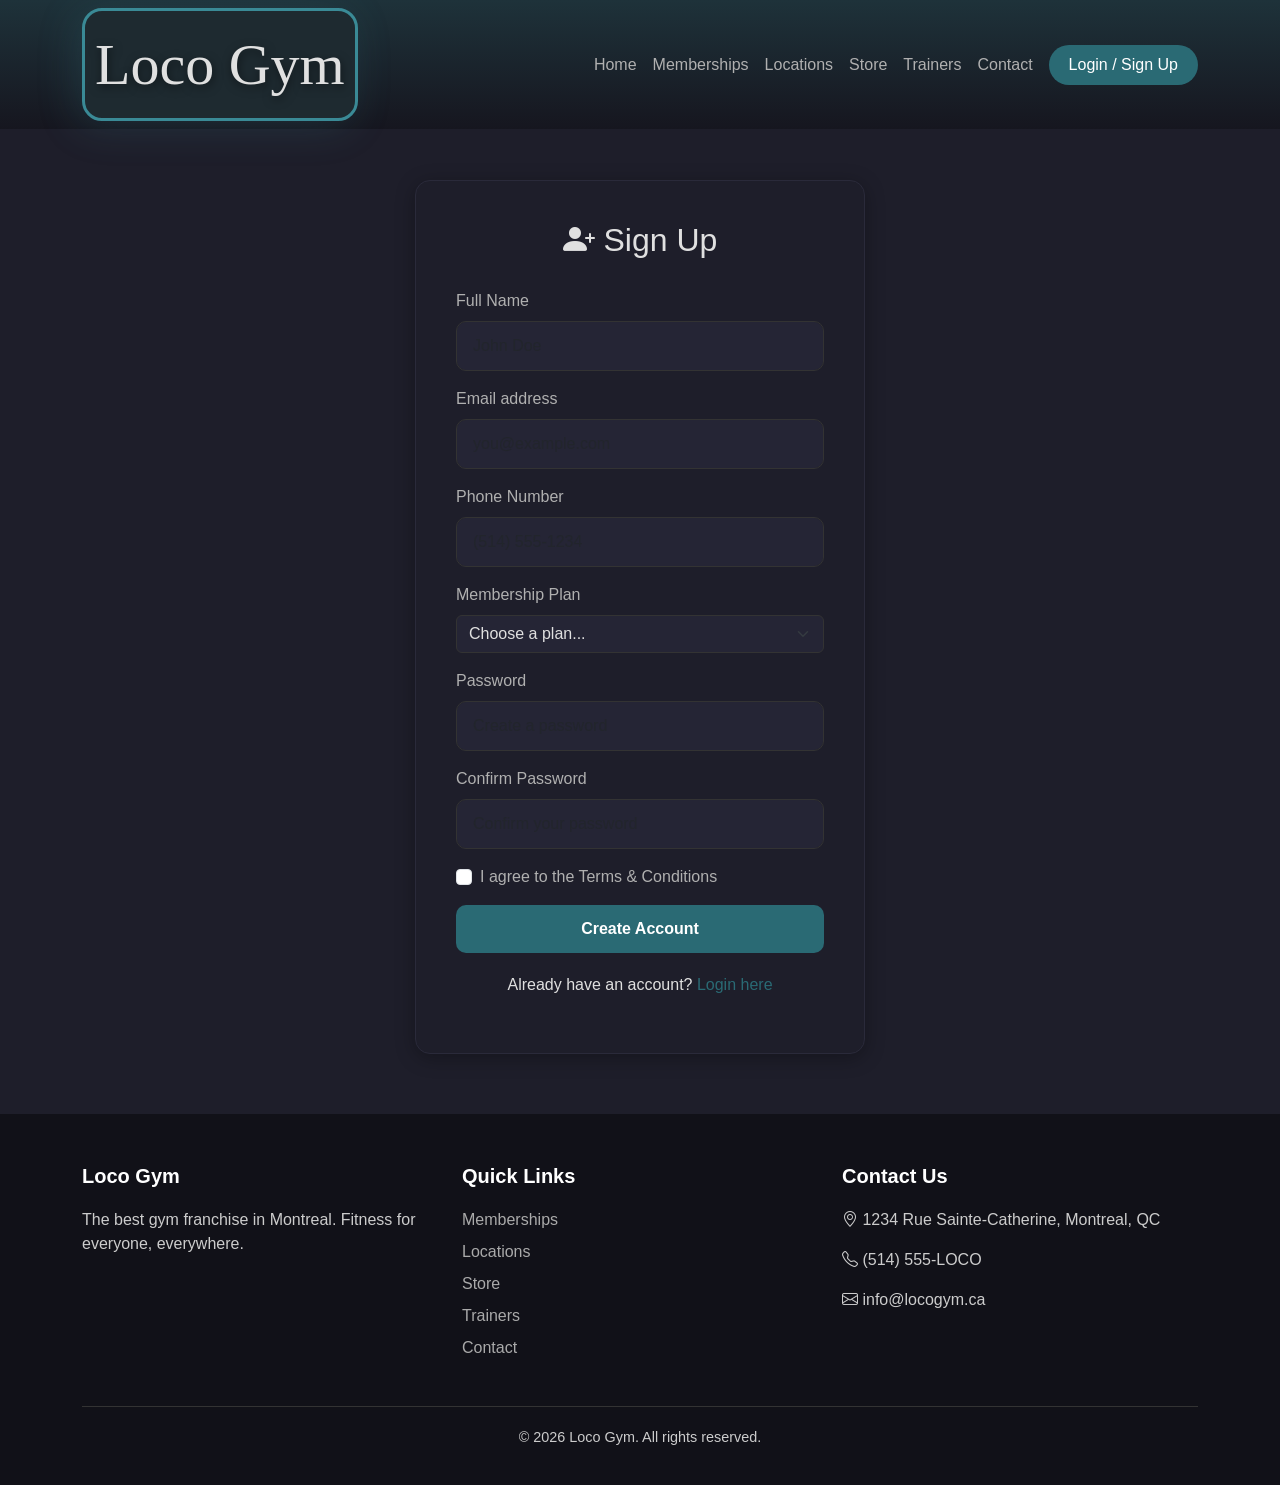
<file: silviya vscode thing/register.html>
<!DOCTYPE html>
<html lang="en">

<head>
    <meta charset="UTF-8">
    <meta name="viewport" content="width=device-width, initial-scale=1.0">
    <title>Loco Gym | Sign Up</title>
    <link rel="stylesheet" href="https://cdn.jsdelivr.net/npm/bootstrap@5.3.3/dist/css/bootstrap.min.css">
    <link rel="stylesheet" href="https://cdn.jsdelivr.net/npm/bootstrap-icons@1.11.3/font/bootstrap-icons.min.css">
    <link rel="stylesheet" href="css/style.css">
</head>

<body>

    <!-- Navbar -->
    <nav class="navbar fixed-top nav-color navbar-expand-lg">
        <div class="container">
            <a class="navbar-brand logo" href="index.html">Loco Gym</a>
            <button class="navbar-toggler" type="button" data-bs-toggle="collapse" data-bs-target="#navbarNav">
                <span class="navbar-toggler-icon"></span>
            </button>
            <div class="collapse navbar-collapse" id="navbarNav">
                <ul class="navbar-nav ms-auto align-items-center">
                    <li class="nav-item"><a class="nav-link" href="index.html">Home</a></li>
                    <li class="nav-item"><a class="nav-link" href="memberships.html">Memberships</a></li>
                    <li class="nav-item"><a class="nav-link" href="locations.html">Locations</a></li>
                    <li class="nav-item"><a class="nav-link" href="store.html">Store</a></li>
                    <li class="nav-item"><a class="nav-link" href="trainers.html">Trainers</a></li>
                    <li class="nav-item"><a class="nav-link" href="contact.html">Contact</a></li>
                    <li class="nav-item ms-2"><a class="btn btn-login active" href="login.html">Login / Sign Up</a></li>
                </ul>
            </div>
        </div>
    </nav>

    <!-- Registration Form -->
    <section class="section-light" style="min-height: 70vh; display: flex; align-items: center;">
        <div class="container">
            <div class="auth-container">
                <h2><i class="bi bi-person-plus-fill"></i> Sign Up</h2>
                <form class="needs-validation" novalidate>
                    <div class="mb-3">
                        <label for="regName" class="form-label">Full Name</label>
                        <input type="text" class="form-control" id="regName" placeholder="John Doe" required>
                        <div class="invalid-feedback">Please enter your name.</div>
                    </div>
                    <div class="mb-3">
                        <label for="regEmail" class="form-label">Email address</label>
                        <input type="email" class="form-control" id="regEmail" placeholder="you@example.com" required>
                        <div class="invalid-feedback">Please enter a valid email address.</div>
                    </div>
                    <div class="mb-3">
                        <label for="regPhone" class="form-label">Phone Number</label>
                        <input type="tel" class="form-control" id="regPhone" placeholder="(514) 555-1234">
                    </div>
                    <div class="mb-3">
                        <label for="regPlan" class="form-label">Membership Plan</label>
                        <select class="form-select" id="regPlan" required>
                            <option value="" selected disabled>Choose a plan...</option>
                            <option value="basic">Basic — $19.99/month</option>
                            <option value="standard">Standard — $34.99/month</option>
                            <option value="premium">Premium — $49.99/month</option>
                        </select>
                        <div class="invalid-feedback">Please select a membership plan.</div>
                    </div>
                    <div class="mb-3">
                        <label for="regPassword" class="form-label">Password</label>
                        <input type="password" class="form-control" id="regPassword" placeholder="Create a password" required minlength="6">
                        <div class="invalid-feedback">Password must be at least 6 characters.</div>
                    </div>
                    <div class="mb-3">
                        <label for="regConfirm" class="form-label">Confirm Password</label>
                        <input type="password" class="form-control" id="regConfirm" placeholder="Confirm your password" required minlength="6">
                        <div class="invalid-feedback">Please confirm your password.</div>
                    </div>
                    <div class="mb-3 form-check">
                        <input type="checkbox" class="form-check-input" id="agreeTerms" required>
                        <label class="form-check-label" for="agreeTerms">I agree to the Terms & Conditions</label>
                        <div class="invalid-feedback">You must agree before signing up.</div>
                    </div>
                    <button type="submit" class="btn btn-primary">Create Account</button>
                </form>
                <div class="auth-link">
                    <p>Already have an account? <a href="login.html">Login here</a></p>
                </div>
            </div>
        </div>
    </section>

    <!-- Footer -->
    <footer class="footer">
        <div class="container">
            <div class="row">
                <div class="col-md-4">
                    <h5>Loco Gym</h5>
                    <p>The best gym franchise in Montreal. Fitness for everyone, everywhere.</p>
                </div>
                <div class="col-md-4">
                    <h5>Quick Links</h5>
                    <ul>
                        <li><a href="memberships.html">Memberships</a></li>
                        <li><a href="locations.html">Locations</a></li>
                        <li><a href="store.html">Store</a></li>
                        <li><a href="trainers.html">Trainers</a></li>
                        <li><a href="contact.html">Contact</a></li>
                    </ul>
                </div>
                <div class="col-md-4">
                    <h5>Contact Us</h5>
                    <p><i class="bi bi-geo-alt"></i> 1234 Rue Sainte-Catherine, Montreal, QC</p>
                    <p><i class="bi bi-telephone"></i> (514) 555-LOCO</p>
                    <p><i class="bi bi-envelope"></i> info@locogym.ca</p>
                </div>
            </div>
            <div class="footer-bottom">
                <p>&copy; 2026 Loco Gym. All rights reserved.</p>
            </div>
        </div>
    </footer>

    <script src="https://cdn.jsdelivr.net/npm/bootstrap@5.3.3/dist/js/bootstrap.bundle.min.js"></script>
    <script src="js/script.js"></script>
</body>

</html>
</file>
<file: css/style.css>
/* Adds universal text coloring and layout for all text and other elements like icons and boxes, for the entire site */
:root {
    --primary: #3a8a96;
    --primary-dark: #2a6a74;
    --gradient-start: rgba(58, 138, 150, 1);
    --gradient-mid: rgba(44, 85, 95, 1);
    --gradient-end: rgba(30, 42, 50, 1);
    --text-dark: #e0e0e0;
    --text-light: #f0f0f0;
    --bg-light: #1e1e2a;
    --bg-dark: #111118;
    --accent: #e85a2a;
    --border-color: #3a8a96;
    --shadow-color: rgba(58, 138, 150, 0.2);
}

* {
    margin: 0;
    padding: 0;
    box-sizing: border-box;
}

/* Adds separation line between different areas when scrolling and make things visible below the nav-bar */
body {
    font-family: 'Segoe UI', Tahoma, Geneva, Verdana, sans-serif;
    padding-top: 120px;
    color: var(--text-dark);
    background-color: #16161f;
}

/* not noticeable */
/* a {
    text-decoration: none;
} */

/* not noticeable */
/* img {
    max-width: 100%;
    height: auto;
} */

/* Nav-bar color */
.nav-color {
    background: #1a2a30;
    background: linear-gradient(180deg, rgba(30, 50, 58, 1) 0%, rgba(22, 22, 31, 1) 100%);
}

/* Logo styling for the text and the border surrouncing it*/
.logo {
    font-family: "New Century Schoolbook", Georgia, serif;
    font-size: 58px;
    font-weight: 400;
    color: #e0e0e0;
    text-shadow: 1px 3px 10px rgba(0,0,0,0.5);
    background-color: #1e2a30;
    box-shadow: -6px 6px 40px var(--shadow-color);
    border: 3px solid var(--border-color);
    padding: 10px;
    border-radius: 20px;
    transition: background 0.3s ease;
}

/* Hover animation and color change when the logo is hovered*/
.logo:hover {
    color: #e0e0e0;
    background-color: rgb(43, 74, 87);
}

/* Styling for the nav-bar items (nav-links), as color and text style */
.navbar .nav-link {
    font-size: 16px;
    font-weight: 500;
    color: #b0b0b0;
    transition: color 0.3s;
}

/* This takes care of the selected tab's text */
.navbar .nav-link:hover,
.navbar .nav-link.active {
    color: var(--primary-dark);
}

/* Styling of the log in/sign up button */
.navbar .btn-login {
    background-color: var(--primary-dark);
    color: #fff;
    border: none;
    border-radius: 20px;
    padding: 8px 20px;
    font-weight: 500;
    transition: background-color 0.3s;
}

/* Hover animation for the log-in button */
.navbar .btn-login:hover {
    background-color: #4aa3ae;
}

/* Fade in animation */
@keyframes fadeIn {
  from { opacity: 0; }
  to { opacity: 1; }
}

/* Fade out animation */
@keyframes fadeOut {
  from { opacity: 1; }
  to { opacity: 0; }
}

/* Small styling and position thing for the notification bell */
.notification-bell {
    position: relative;
    cursor: pointer;
    font-size: 20px;
}

/* Makes the notification amount to the top and make it small */
.notification-bell .badge {
    position: absolute;
    top: -5px;
    right: -8px;
    font-size: 10px;
}

/* Styling for the notification dropdown menu */
.notification-dropdown {
    position: absolute;
    right: 0;
    top: 35px;
    width: 300px;
    background: #1e1e2a;
    border: 1px solid #2a2a3a;
    border-radius: 10px;
    box-shadow: 0 4px 20px rgba(0,0,0,0.4);
    z-index: 1050;
    display: none;
    max-height: 350px;
    overflow-y: auto;
    color: #ccc;
    animation: fadeIn 0.2s ease-in forwards;
}

/* Fade out section connected to the notification dropdown */
.notification-dropdown-fadeout {
    animation: fadeOut 0.2s forwards;
}

/* This shows us the notification dropdown appear */
.notification-dropdown.show {
    display: block;
}

/* Takes care of each notification info */
.notification-dropdown .notif-item {
    padding: 12px 16px;
    border-bottom: 1px solid #2a2a3a;
    font-size: 14px;
}

/* not noticeable */
/* .notification-dropdown .notif-item:last-child {
    border-bottom: none;
} */

/* does nothing */
/* .notification-dropdown .notif-item .notif-icon {
    margin-right: 10px;
    font-size: 18px;
} */

/* Adds sepration between each notification */
.notification-dropdown .notif-title {
    padding: 12px 16px;
    font-weight: 700;
    border-bottom: 2px solid var(--primary);
    color: var(--primary-dark);
}

/* Adds padding between nav and the main view */
.hero-section {
    padding: 60px 0;
}

/* Styling for the text box that is in the main page and the first one clients see */
.text-box-main-view {
    font-family: 'Trebuchet MS', sans-serif;
    color: #e0e0e0;
    text-shadow: -4px 3px 8px rgba(0,0,0,0.6);
    box-shadow: -6px 6px 40px var(--shadow-color);
    border: 3px solid var(--border-color);
    padding: 10px;
    border-radius: 20px;
    background: #1e3a40;
    background: linear-gradient(147deg, rgba(40, 80, 90, 1) 0%, rgba(30, 55, 65, 1) 37%, rgba(20, 30, 38, 1) 95%);
}

/* Styling for the button that is in the text box, which also leads to memberships */
.text-box-main-view .btn {
    text-shadow: none;
    font-weight: 600;
}

/* I don't know what this one does personally */
.section-title {
    font-size: 2rem;
    font-weight: 700;
    color: var(--text-light);
    margin-bottom: 10px;
}

.section-subtitle {
    color: #888;
    font-size: 1.1rem;
    margin-bottom: 40px;
}

.section-light {
    background-color: var(--bg-light);
    padding: 60px 0;
}

.section-dark {
    background-color: var(--bg-dark);
    color: var(--text-light);
    padding: 60px 0;
}

.section-white {
    background-color: #1a1a25;
    padding: 60px 0;
}

/* Takes care of the cards below "Why Choose Loco Gym" in home page */
.feature-card {
    border: 1px solid #2a2a3a;
    border-radius: 15px;
    box-shadow: 0 4px 15px rgba(0,0,0,0.3);
    transition: transform 0.3s, box-shadow 0.3s;
    height: 100%;
    background-color: #1e1e2a;
    color: #ccc;
}

/* Hover for the cards below "Why choose Loco Gym" */
.feature-card:hover {
    transform: translateY(-5px);
    box-shadow: 0 8px 25px rgba(0,0,0,0.4);
}

/* Doesn't do much */
/* .feature-card .card-body {
    padding: 30px;
} */

/* Doesn't do much */
/* .feature-card .card-title {
    color: #e0e0e0;
} */

.feature-icon {
    font-size: 40px;
    margin-bottom: 15px;
}

.membership-card {
    border: 2px solid #2a2a3a;
    border-radius: 15px;
    overflow: hidden;
    transition: transform 0.3s, box-shadow 0.3s;
    height: 100%;
    background-color: #1e1e2a;
    color: #ccc;
}

.membership-card:hover {
    transform: translateY(-5px);
    box-shadow: 0 8px 25px rgba(0,0,0,0.4);
}

.membership-card .card-header {
    background: linear-gradient(135deg, #2a5a64 0%, #1e3a42 100%);
    color: #e0e0e0;
    text-align: center;
    padding: 25px;
    border: none;
}

.membership-card .card-header h3 {
    margin: 0;
    font-size: 1.5rem;
}

.membership-card .price {
    font-size: 2.5rem;
    font-weight: 700;
    color: var(--primary-dark);
}

.membership-card .price span {
    font-size: 1rem;
    font-weight: 400;
    color: #777;
}

.membership-card ul {
    list-style: none;
    padding: 0;
}

.membership-card ul li {
    padding: 8px 0;
    border-bottom: 1px solid #2a2a3a;
}

.membership-card ul li::before {
    content: "\2713";
    color: var(--primary-dark);
    font-weight: 700;
    margin-right: 10px;
}

.membership-card.featured {
    border-color: #3a8a96;
    transform: scale(1.05);
}

.membership-card.featured:hover {
    transform: scale(1.08);
}

.btn-membership {
    background-color: var(--primary-dark);
    color: #fff;
    border: none;
    border-radius: 25px;
    padding: 12px 30px;
    font-weight: 600;
    transition: background-color 0.3s;
}

.btn-membership:hover {
    background-color: #4aa3ae;
    color: #fff;
}

.location-card {
    border: 1px solid #2a2a3a;
    border-radius: 15px;
    box-shadow: 0 4px 15px rgba(0,0,0,0.3);
    overflow: hidden;
    height: 100%;
    background-color: #1e1e2a;
    color: #ccc;
}

.location-card .card-body {
    padding: 25px;
}

.location-card .location-name {
    font-size: 1.3rem;
    font-weight: 700;
    color: #e0e0e0;
}

.location-card .location-address {
    color: #999;
    font-size: 0.95rem;
}

.busy-meter {
    margin-top: 15px;
}

.busy-meter .label {
    font-size: 0.85rem;
    font-weight: 600;
    margin-bottom: 5px;
}

.busy-meter .progress {
    height: 12px;
    border-radius: 6px;
}

.busy-low {
    background-color: #28a745;
}

.busy-medium {
    background-color: #ffc107;
}

.busy-high {
    background-color: #dc3545;
}

.product-card {
    border: 1px solid #2a2a3a;
    border-radius: 15px;
    box-shadow: 0 4px 15px rgba(0,0,0,0.3);
    transition: transform 0.3s, box-shadow 0.3s;
    height: 100%;
    background-color: #1e1e2a;
    color: #ccc;
}

.product-card:hover {
    transform: translateY(-5px);
    box-shadow: 0 8px 25px rgba(0,0,0,0.4);
}

.product-card .card-img-top {
    height: 220px;
    object-fit: cover;
    border-radius: 15px 15px 0 0;
}

.product-card .card-body {
    padding: 20px;
}

.product-card .product-price {
    font-size: 1.4rem;
    font-weight: 700;
    color: var(--primary-dark);
}

.btn-cart {
    background-color: var(--primary-dark);
    color: #fff;
    border: none;
    border-radius: 20px;
    padding: 8px 20px;
    font-weight: 500;
    transition: background-color 0.3s;
}

.btn-cart:hover {
    background-color: #4aa3ae;
    color: #fff;
}

.cart-badge {
    position: absolute;
    top: -5px;
    right: -8px;
    font-size: 10px;
}

.trainer-card {
    border: 1px solid #2a2a3a;
    border-radius: 15px;
    box-shadow: 0 4px 15px rgba(0,0,0,0.3);
    transition: transform 0.3s;
    height: 100%;
    text-align: center;
    background-color: #1e1e2a;
    color: #ccc;
}

.trainer-card:hover {
    transform: translateY(-5px);
}

.trainer-card .card-img-top {
    height: 250px;
    object-fit: cover;
    border-radius: 15px 15px 0 0;
}

.trainer-card .card-body {
    padding: 25px;
}

.trainer-card .trainer-name {
    font-size: 1.2rem;
    font-weight: 700;
    color: #e0e0e0;
}

.trainer-card .trainer-specialty {
    color: var(--primary-dark);
    font-weight: 600;
    font-size: 0.95rem;
}

.trainer-category-btn {
    border: 2px solid var(--primary-dark);
    color: var(--primary-dark);
    border-radius: 20px;
    padding: 6px 18px;
    background: transparent;
    font-weight: 500;
    transition: all 0.3s;
    margin: 4px;
}

.trainer-category-btn:hover,
.trainer-category-btn.active {
    background-color: var(--primary-dark);
    color: #fff;
}

.auth-container {
    max-width: 450px;
    margin: 0 auto;
    padding: 40px;
    background: #1e1e2a;
    border: 1px solid #2a2a3a;
    border-radius: 15px;
    box-shadow: 0 4px 20px rgba(0,0,0,0.3);
}

.auth-container h2 {
    text-align: center;
    margin-bottom: 30px;
    color: #e0e0e0;
}

.auth-container .form-label {
    color: #b0b0b0;
}

.auth-container .form-control {
    border-radius: 10px;
    padding: 12px 16px;
    border: 1px solid #333;
    background-color: #252535;
    color: #e0e0e0;
}

.auth-container .form-control:focus {
    border-color: var(--primary-dark);
    box-shadow: 0 0 0 0.2rem rgba(91, 184, 196, 0.25);
}

.auth-container .btn-primary {
    background-color: var(--primary-dark);
    border: none;
    border-radius: 10px;
    padding: 12px;
    font-weight: 600;
    width: 100%;
}

.auth-container .btn-primary:hover {
    background-color: #4aa3ae;
}

.auth-link {
    text-align: center;
    margin-top: 20px;
}

.auth-link a {
    color: var(--primary-dark);
    font-weight: 500;
}

.contact-section {
    padding: 60px 0;
}

.contact-form .form-control,
.contact-form .form-select {
    border-radius: 10px;
    padding: 12px 16px;
    border: 1px solid #333;
    background-color: #252535;
    color: #e0e0e0;
}

.contact-form .form-label {
    color: #b0b0b0;
}

.contact-form .form-control:focus {
    border-color: var(--primary-dark);
    box-shadow: 0 0 0 0.2rem rgba(91, 184, 196, 0.25);
}

.contact-info-card {
    background: linear-gradient(135deg, #1e3a42 0%, #152a32 100%);
    color: #ccc;
    border: 1px solid #2a3a40;
    border-radius: 15px;
    padding: 40px;
    height: 100%;
}

.contact-info-card h4 {
    margin-bottom: 25px;
}

.contact-info-card .info-item {
    margin-bottom: 20px;
    display: flex;
    align-items: flex-start;
}

.contact-info-card .info-icon {
    font-size: 20px;
    margin-right: 15px;
    min-width: 25px;
}

.footer {
    background-color: var(--bg-dark);
    color: #ccc;
    padding: 50px 0 20px;
}

.footer h5 {
    color: #fff;
    margin-bottom: 20px;
    font-weight: 600;
}

.footer a {
    color: #aaa;
    transition: color 0.3s;
}

.footer a:hover {
    color: var(--primary);
}

.footer ul {
    list-style: none;
    padding: 0;
}

.footer ul li {
    margin-bottom: 8px;
}

.footer-bottom {
    border-top: 1px solid #333;
    padding-top: 20px;
    margin-top: 30px;
    text-align: center;
    font-size: 0.9rem;
}

.gradient-divider {
    height: 4px;
    background: linear-gradient(90deg, #3a8a96 0%, #1e3a42 100%);
    border: none;
    border-radius: 2px;
    margin: 0;
}

.form-select {
    background-color: #252535;
    color: #e0e0e0;
    border-color: #333;
}

.form-check-label {
    color: #b0b0b0;
}

.table {
    color: #ccc;
}

.table-bordered {
    border-color: #2a2a3a;
}

.table-bordered td,
.table-bordered th {
    border-color: #2a2a3a;
}

.table-light {
    background-color: #252535 !important;
    color: #e0e0e0 !important;
}

.text-muted {
    color: #888 !important;
}

.search-input {
    background: #252535;
    color: #e0e0e0;
    border-color: #333;
    width: 180px;
}

.search-input:focus {
    background: #2a2a3a;
    color: #e0e0e0;
    border-color: #3a8a96;
    box-shadow: 0 0 0 0.2rem rgba(58, 138, 150, 0.25);
}

.search-results-dropdown {
    display: none;
    position: absolute;
    top: 100%;
    right: 0;
    width: 320px;
    max-height: 400px;
    overflow-y: auto;
    background: #1e1e2a;
    border: 1px solid #333;
    border-radius: 8px;
    box-shadow: 0 8px 24px rgba(0, 0, 0, 0.4);
    z-index: 1060;
}

.search-results-dropdown.show {
    display: block;
}

.search-result-item {
    display: flex;
    align-items: center;
    padding: 10px 14px;
    color: #e0e0e0;
    text-decoration: none;
    border-bottom: 1px solid #2a2a3a;
    transition: background 0.2s;
}

.search-result-item:hover {
    background: #252535;
    color: #fff;
}

.search-result-name {
    font-size: 14px;
    font-weight: 500;
}

.search-result-detail {
    color: #888;
    font-size: 12px;
}

.search-no-results,
.search-more {
    padding: 12px 14px;
    color: #888;
    text-align: center;
    font-size: 14px;
}

.offcanvas {
    background: #1a1a25 !important;
    color: #e0e0e0;
}

.offcanvas-header {
    border-bottom: 1px solid #2a2a3a;
}

.offcanvas-footer {
    background: #1e1e2a;
}

.modal-content {
    background: #1e1e2a;
    color: #e0e0e0;
    border: 1px solid #2a2a3a;
}

.modal-header {
    border-bottom: 1px solid #2a2a3a;
}

.modal-footer {
    border-top: 1px solid #2a2a3a;
}

.auth-alert {
    font-size: 14px;
    border-radius: 6px;
}

.dropdown-menu-dark {
    background: #1e1e2a;
    border: 1px solid #2a2a3a;
}

.dropdown-item-text {
    color: #e0e0e0;
    font-size: 14px;
}
</file>
<file: silviya vscode thing/css/style.css>
/* ===== Loco Gym — Global Styles ===== */

/* ---------- Color Variables ---------- */
:root {
    --primary: #3a8a96;
    --primary-dark: #2a6a74;
    --gradient-start: rgba(58, 138, 150, 1);
    --gradient-mid: rgba(44, 85, 95, 1);
    --gradient-end: rgba(30, 42, 50, 1);
    --text-dark: #e0e0e0;
    --text-light: #f0f0f0;
    --bg-light: #1e1e2a;
    --bg-dark: #111118;
    --accent: #e85a2a;
    --border-color: #3a8a96;
    --shadow-color: rgba(58, 138, 150, 0.2);
}

/* ---------- Reset & Base ---------- */
* {
    margin: 0;
    padding: 0;
    box-sizing: border-box;
}

body {
    font-family: 'Segoe UI', Tahoma, Geneva, Verdana, sans-serif;
    padding-top: 120px;
    color: var(--text-dark);
    background-color: #16161f;
}

a {
    text-decoration: none;
}

img {
    max-width: 100%;
    height: auto;
}

/* ---------- Navbar ---------- */
.nav-color {
    background: #1a2a30;
    background: linear-gradient(180deg, rgba(30, 50, 58, 1) 0%, rgba(22, 22, 31, 1) 100%);
}

.logo {
    font-family: "New Century Schoolbook", Georgia, serif;
    font-size: 58px;
    font-weight: 400;
    color: #e0e0e0;
    text-shadow: 1px 3px 10px rgba(0,0,0,0.5);
    background-color: #1e2a30;
    box-shadow: -6px 6px 40px var(--shadow-color);
    border: 3px solid var(--border-color);
    padding: 10px;
    border-radius: 20px;
    transition: background 0.3s ease;
}

.logo:hover {
    color: #e0e0e0;
    background-color: rgb(43, 74, 87);
}

.navbar .nav-link {
    font-size: 16px;
    font-weight: 500;
    color: #b0b0b0;
    transition: color 0.3s;
}

.navbar .nav-link:hover,
.navbar .nav-link.active {
    color: var(--primary-dark);
    font-weight: 600;
}

.navbar .btn-login {
    background-color: var(--primary-dark);
    color: #fff;
    border: none;
    border-radius: 20px;
    padding: 8px 20px;
    font-weight: 500;
    transition: background-color 0.3s;
}

.navbar .btn-login:hover {
    background-color: #4aa3ae;
}

/* ---------- Notification Bell ---------- */
.notification-bell {
    position: relative;
    cursor: pointer;
    font-size: 20px;
}

.notification-bell .badge {
    position: absolute;
    top: -5px;
    right: -8px;
    font-size: 10px;
}

.notification-dropdown {
    position: absolute;
    right: 0;
    top: 35px;
    width: 300px;
    background: #1e1e2a;
    border: 1px solid #2a2a3a;
    border-radius: 10px;
    box-shadow: 0 4px 20px rgba(0,0,0,0.4);
    z-index: 1050;
    display: none;
    max-height: 350px;
    overflow-y: auto;
    color: #ccc;
}

.notification-dropdown.show {
    display: block;
}

.notification-dropdown .notif-item {
    padding: 12px 16px;
    border-bottom: 1px solid #2a2a3a;
    font-size: 14px;
}

.notification-dropdown .notif-item:last-child {
    border-bottom: none;
}

.notification-dropdown .notif-item .notif-icon {
    margin-right: 10px;
    font-size: 18px;
}

.notification-dropdown .notif-title {
    padding: 12px 16px;
    font-weight: 700;
    border-bottom: 2px solid var(--primary);
    color: var(--primary-dark);
}

/* ---------- Hero Section ---------- */
.hero-section {
    padding: 60px 0;
}

.text-box-main-view {
    font-family: 'Trebuchet MS', sans-serif;
    color: #e0e0e0;
    -webkit-text-stroke: 0.79px rgba(0,0,0,0.4);
    text-shadow: -4px 3px 8px rgba(0,0,0,0.6);
    box-shadow: -6px 6px 40px var(--shadow-color);
    border: 3px solid var(--border-color);
    padding: 10px;
    border-radius: 20px;
    background: #1e3a40;
    background: linear-gradient(147deg, rgba(40, 80, 90, 1) 0%, rgba(30, 55, 65, 1) 37%, rgba(20, 30, 38, 1) 95%);
}

.text-box-main-view .btn {
    -webkit-text-stroke: 0;
    text-shadow: none;
    font-weight: 600;
}

/* ---------- Section Styles ---------- */
.section-title {
    font-size: 2rem;
    font-weight: 700;
    color: var(--text-light);
    margin-bottom: 10px;
}

.section-subtitle {
    color: #888;
    font-size: 1.1rem;
    margin-bottom: 40px;
}

.section-light {
    background-color: var(--bg-light);
    padding: 60px 0;
}

.section-dark {
    background-color: var(--bg-dark);
    color: var(--text-light);
    padding: 60px 0;
}

.section-white {
    background-color: #1a1a25;
    padding: 60px 0;
}

/* ---------- Feature Cards ---------- */
.feature-card {
    border: 1px solid #2a2a3a;
    border-radius: 15px;
    box-shadow: 0 4px 15px rgba(0,0,0,0.3);
    transition: transform 0.3s, box-shadow 0.3s;
    height: 100%;
    background-color: #1e1e2a;
    color: #ccc;
}

.feature-card:hover {
    transform: translateY(-5px);
    box-shadow: 0 8px 25px rgba(0,0,0,0.4);
}

.feature-card .card-body {
    padding: 30px;
}

.feature-card .card-title {
    color: #e0e0e0;
}

.feature-icon {
    font-size: 40px;
    margin-bottom: 15px;
}

/* ---------- Membership Cards ---------- */
.membership-card {
    border: 2px solid #2a2a3a;
    border-radius: 15px;
    overflow: hidden;
    transition: transform 0.3s, box-shadow 0.3s;
    height: 100%;
    background-color: #1e1e2a;
    color: #ccc;
}

.membership-card:hover {
    transform: translateY(-5px);
    box-shadow: 0 8px 25px rgba(0,0,0,0.4);
}

.membership-card .card-header {
    background: linear-gradient(135deg, #2a5a64 0%, #1e3a42 100%);
    color: #e0e0e0;
    text-align: center;
    padding: 25px;
    border: none;
}

.membership-card .card-header h3 {
    margin: 0;
    font-size: 1.5rem;
}

.membership-card .price {
    font-size: 2.5rem;
    font-weight: 700;
    color: var(--primary-dark);
}

.membership-card .price span {
    font-size: 1rem;
    font-weight: 400;
    color: #777;
}

.membership-card ul {
    list-style: none;
    padding: 0;
}

.membership-card ul li {
    padding: 8px 0;
    border-bottom: 1px solid #2a2a3a;
}

.membership-card ul li::before {
    content: "\2713";
    color: var(--primary-dark);
    font-weight: 700;
    margin-right: 10px;
}

.membership-card.featured {
    border-color: #3a8a96;
    transform: scale(1.05);
}

.membership-card.featured:hover {
    transform: scale(1.08);
}

.btn-membership {
    background-color: var(--primary-dark);
    color: #fff;
    border: none;
    border-radius: 25px;
    padding: 12px 30px;
    font-weight: 600;
    transition: background-color 0.3s;
}

.btn-membership:hover {
    background-color: #4aa3ae;
    color: #fff;
}

/* ---------- Location Cards ---------- */
.location-card {
    border: 1px solid #2a2a3a;
    border-radius: 15px;
    box-shadow: 0 4px 15px rgba(0,0,0,0.3);
    overflow: hidden;
    height: 100%;
    background-color: #1e1e2a;
    color: #ccc;
}

.location-card .card-body {
    padding: 25px;
}

.location-card .location-name {
    font-size: 1.3rem;
    font-weight: 700;
    color: #e0e0e0;
}

.location-card .location-address {
    color: #999;
    font-size: 0.95rem;
}

/* ---------- Busy Meter ---------- */
.busy-meter {
    margin-top: 15px;
}

.busy-meter .label {
    font-size: 0.85rem;
    font-weight: 600;
    margin-bottom: 5px;
}

.busy-meter .progress {
    height: 12px;
    border-radius: 6px;
}

.busy-low {
    background-color: #28a745;
}

.busy-medium {
    background-color: #ffc107;
}

.busy-high {
    background-color: #dc3545;
}

/* ---------- Store / Product Cards ---------- */
.product-card {
    border: 1px solid #2a2a3a;
    border-radius: 15px;
    box-shadow: 0 4px 15px rgba(0,0,0,0.3);
    transition: transform 0.3s, box-shadow 0.3s;
    height: 100%;
    background-color: #1e1e2a;
    color: #ccc;
}

.product-card:hover {
    transform: translateY(-5px);
    box-shadow: 0 8px 25px rgba(0,0,0,0.4);
}

.product-card .card-img-top {
    height: 220px;
    object-fit: cover;
    border-radius: 15px 15px 0 0;
}

.product-card .card-body {
    padding: 20px;
}

.product-card .product-price {
    font-size: 1.4rem;
    font-weight: 700;
    color: var(--primary-dark);
}

.btn-cart {
    background-color: var(--primary-dark);
    color: #fff;
    border: none;
    border-radius: 20px;
    padding: 8px 20px;
    font-weight: 500;
    transition: background-color 0.3s;
}

.btn-cart:hover {
    background-color: #4aa3ae;
    color: #fff;
}

.cart-badge {
    position: absolute;
    top: -5px;
    right: -8px;
    font-size: 10px;
}

/* ---------- Trainer Cards ---------- */
.trainer-card {
    border: 1px solid #2a2a3a;
    border-radius: 15px;
    box-shadow: 0 4px 15px rgba(0,0,0,0.3);
    transition: transform 0.3s;
    height: 100%;
    text-align: center;
    background-color: #1e1e2a;
    color: #ccc;
}

.trainer-card:hover {
    transform: translateY(-5px);
}

.trainer-card .card-img-top {
    height: 250px;
    object-fit: cover;
    border-radius: 15px 15px 0 0;
}

.trainer-card .card-body {
    padding: 25px;
}

.trainer-card .trainer-name {
    font-size: 1.2rem;
    font-weight: 700;
    color: #e0e0e0;
}

.trainer-card .trainer-specialty {
    color: var(--primary-dark);
    font-weight: 600;
    font-size: 0.95rem;
}

.trainer-category-btn {
    border: 2px solid var(--primary-dark);
    color: var(--primary-dark);
    border-radius: 20px;
    padding: 6px 18px;
    background: transparent;
    font-weight: 500;
    transition: all 0.3s;
    margin: 4px;
}

.trainer-category-btn:hover,
.trainer-category-btn.active {
    background-color: var(--primary-dark);
    color: #fff;
}

/* ---------- Auth Forms ---------- */
.auth-container {
    max-width: 450px;
    margin: 0 auto;
    padding: 40px;
    background: #1e1e2a;
    border: 1px solid #2a2a3a;
    border-radius: 15px;
    box-shadow: 0 4px 20px rgba(0,0,0,0.3);
}

.auth-container h2 {
    text-align: center;
    margin-bottom: 30px;
    color: #e0e0e0;
}

.auth-container .form-label {
    color: #b0b0b0;
}

.auth-container .form-control {
    border-radius: 10px;
    padding: 12px 16px;
    border: 1px solid #333;
    background-color: #252535;
    color: #e0e0e0;
}

.auth-container .form-control:focus {
    border-color: var(--primary-dark);
    box-shadow: 0 0 0 0.2rem rgba(91, 184, 196, 0.25);
}

.auth-container .btn-primary {
    background-color: var(--primary-dark);
    border: none;
    border-radius: 10px;
    padding: 12px;
    font-weight: 600;
    width: 100%;
}

.auth-container .btn-primary:hover {
    background-color: #4aa3ae;
}

.auth-link {
    text-align: center;
    margin-top: 20px;
}

.auth-link a {
    color: var(--primary-dark);
    font-weight: 500;
}

/* ---------- Contact Form ---------- */
.contact-section {
    padding: 60px 0;
}

.contact-form .form-control,
.contact-form .form-select {
    border-radius: 10px;
    padding: 12px 16px;
    border: 1px solid #333;
    background-color: #252535;
    color: #e0e0e0;
}

.contact-form .form-label {
    color: #b0b0b0;
}

.contact-form .form-control:focus {
    border-color: var(--primary-dark);
    box-shadow: 0 0 0 0.2rem rgba(91, 184, 196, 0.25);
}

.contact-info-card {
    background: linear-gradient(135deg, #1e3a42 0%, #152a32 100%);
    color: #ccc;
    border: 1px solid #2a3a40;
    border-radius: 15px;
    padding: 40px;
    height: 100%;
}

.contact-info-card h4 {
    margin-bottom: 25px;
}

.contact-info-card .info-item {
    margin-bottom: 20px;
    display: flex;
    align-items: flex-start;
}

.contact-info-card .info-icon {
    font-size: 20px;
    margin-right: 15px;
    min-width: 25px;
}

/* ---------- Footer ---------- */
.footer {
    background-color: var(--bg-dark);
    color: #ccc;
    padding: 50px 0 20px;
}

.footer h5 {
    color: #fff;
    margin-bottom: 20px;
    font-weight: 600;
}

.footer a {
    color: #aaa;
    transition: color 0.3s;
}

.footer a:hover {
    color: var(--primary);
}

.footer ul {
    list-style: none;
    padding: 0;
}

.footer ul li {
    margin-bottom: 8px;
}

.footer-bottom {
    border-top: 1px solid #333;
    padding-top: 20px;
    margin-top: 30px;
    text-align: center;
    font-size: 0.9rem;
}

/* ---------- Utility ---------- */
.gradient-divider {
    height: 4px;
    background: linear-gradient(90deg, #3a8a96 0%, #1e3a42 100%);
    border: none;
    border-radius: 2px;
    margin: 0;
}

/* ---------- Dark Theme Form Overrides ---------- */
.form-select {
    background-color: #252535;
    color: #e0e0e0;
    border-color: #333;
}

.form-check-label {
    color: #b0b0b0;
}

.table {
    color: #ccc;
}

.table-bordered {
    border-color: #2a2a3a;
}

.table-bordered td,
.table-bordered th {
    border-color: #2a2a3a;
}

.table-light {
    background-color: #252535 !important;
    color: #e0e0e0 !important;
}

.text-muted {
    color: #888 !important;
}
</file>
